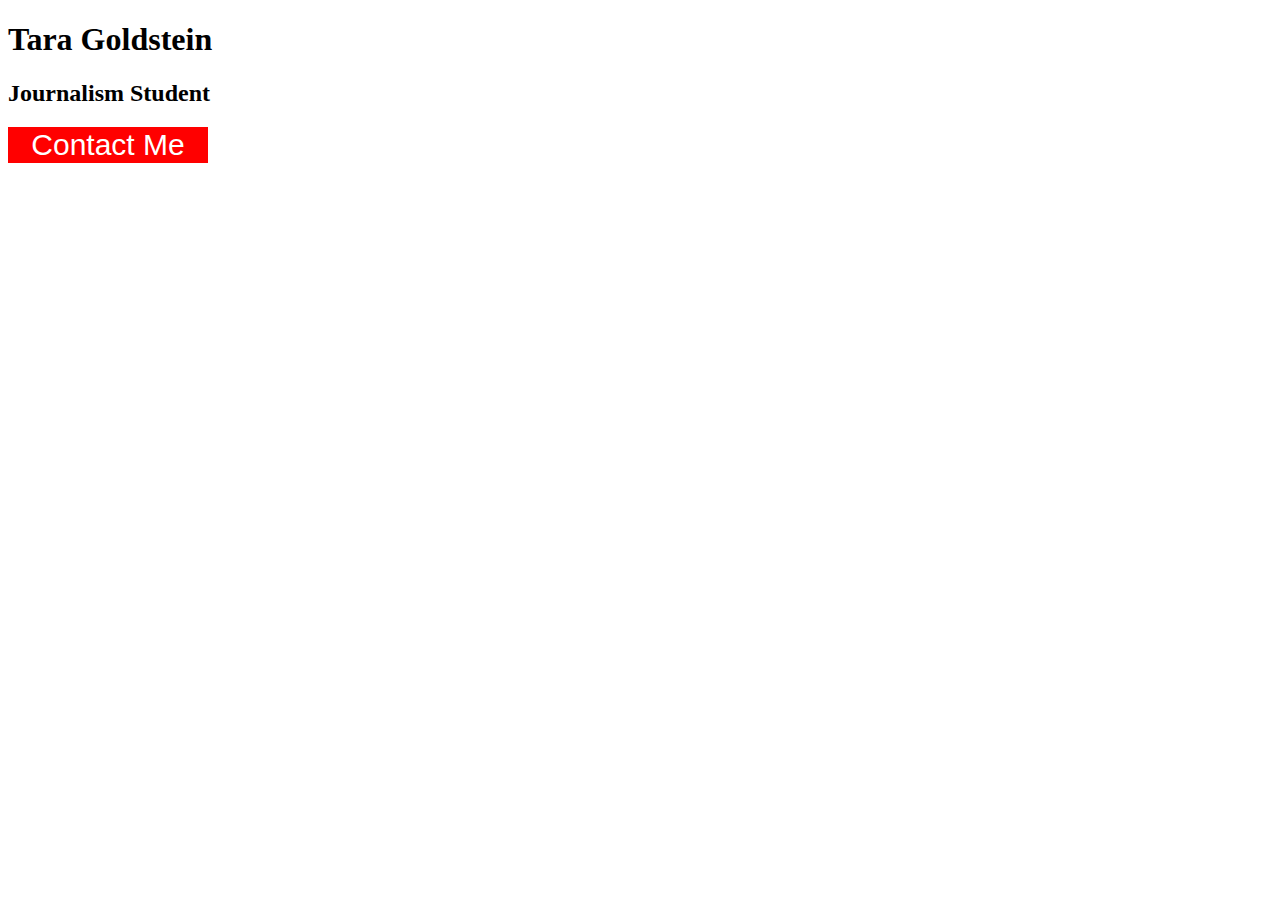
<file: button-assignment/index.html>
<!DOCTYPE html>
<html lang="en">
<head>    
    <title>Tara Goldstein Button</title>
    <link href='style.css' rel="stylesheet">
</head>
    
<h1>
    Tara Goldstein
</h1>

<h2>
    Journalism Student
</h2>
    
<body>
    <button class='red-button'> Contact Me</button>
</body>
    
</html>
</file>
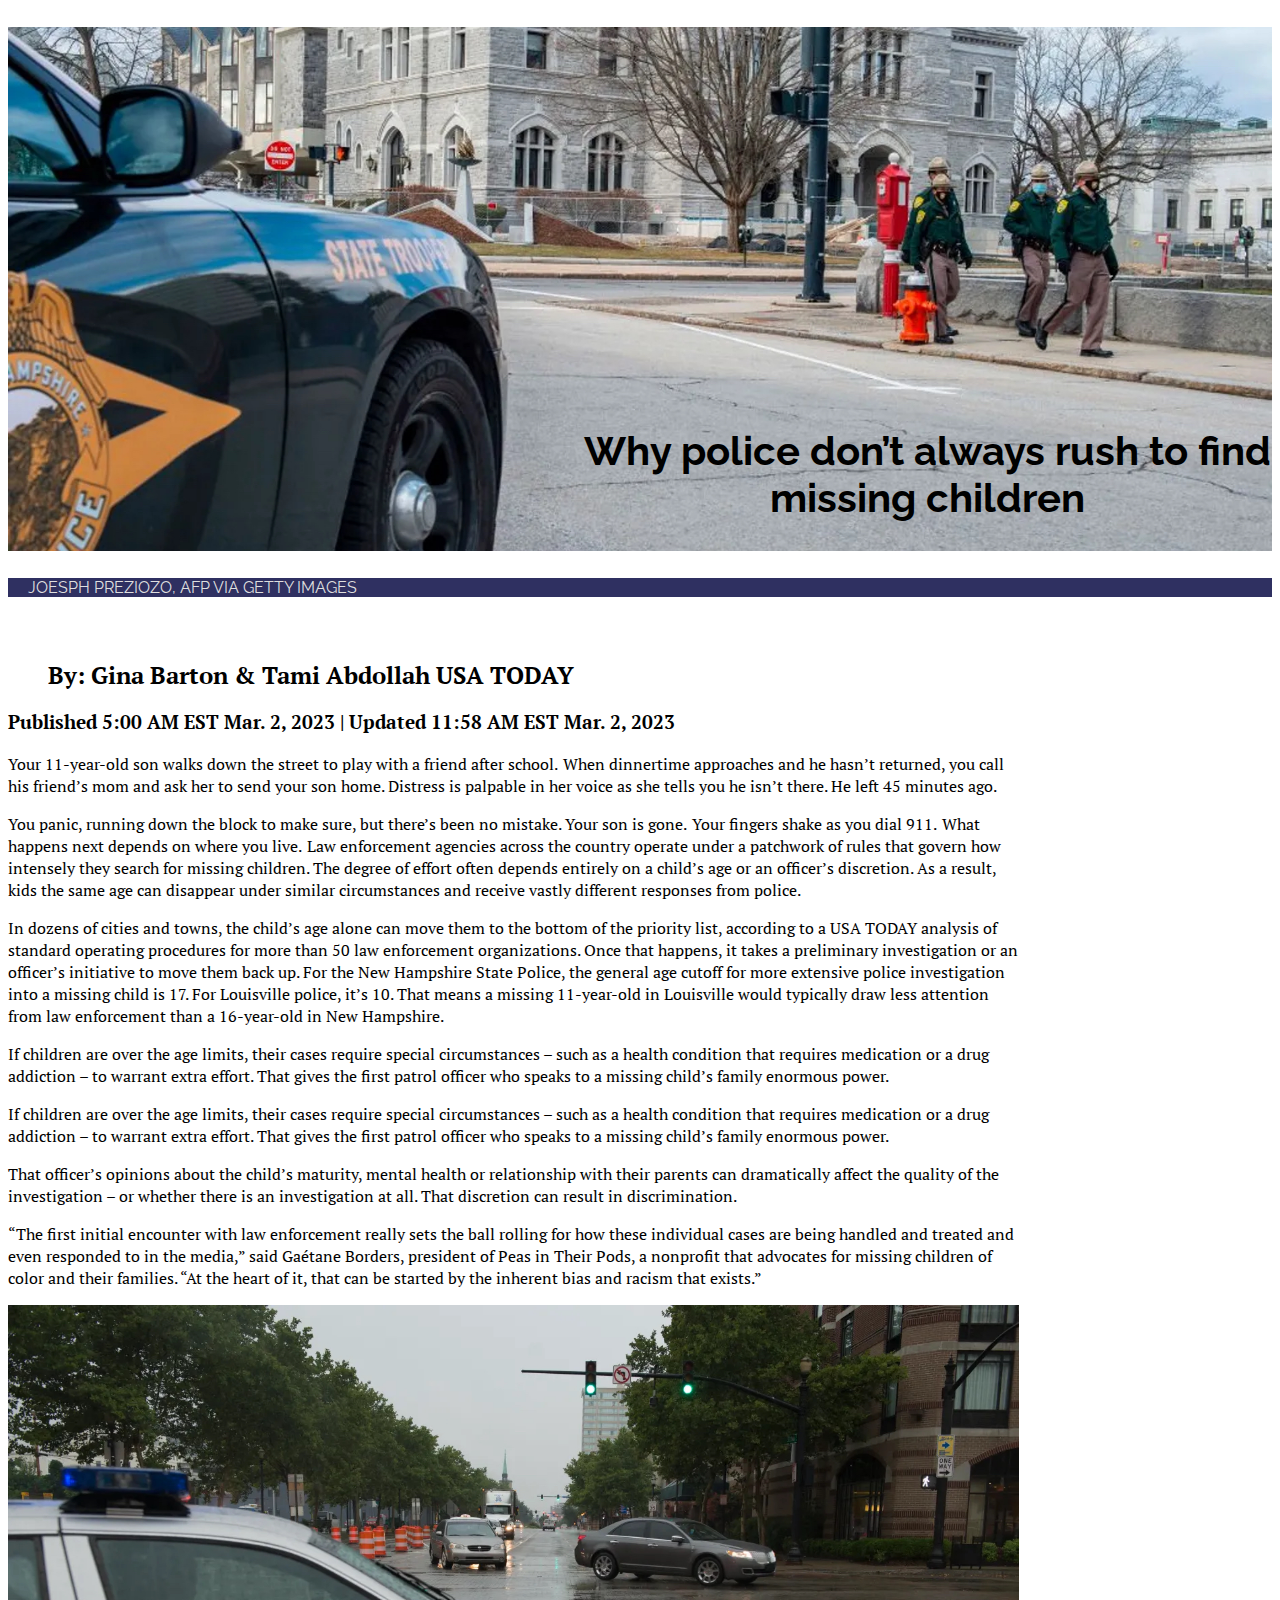
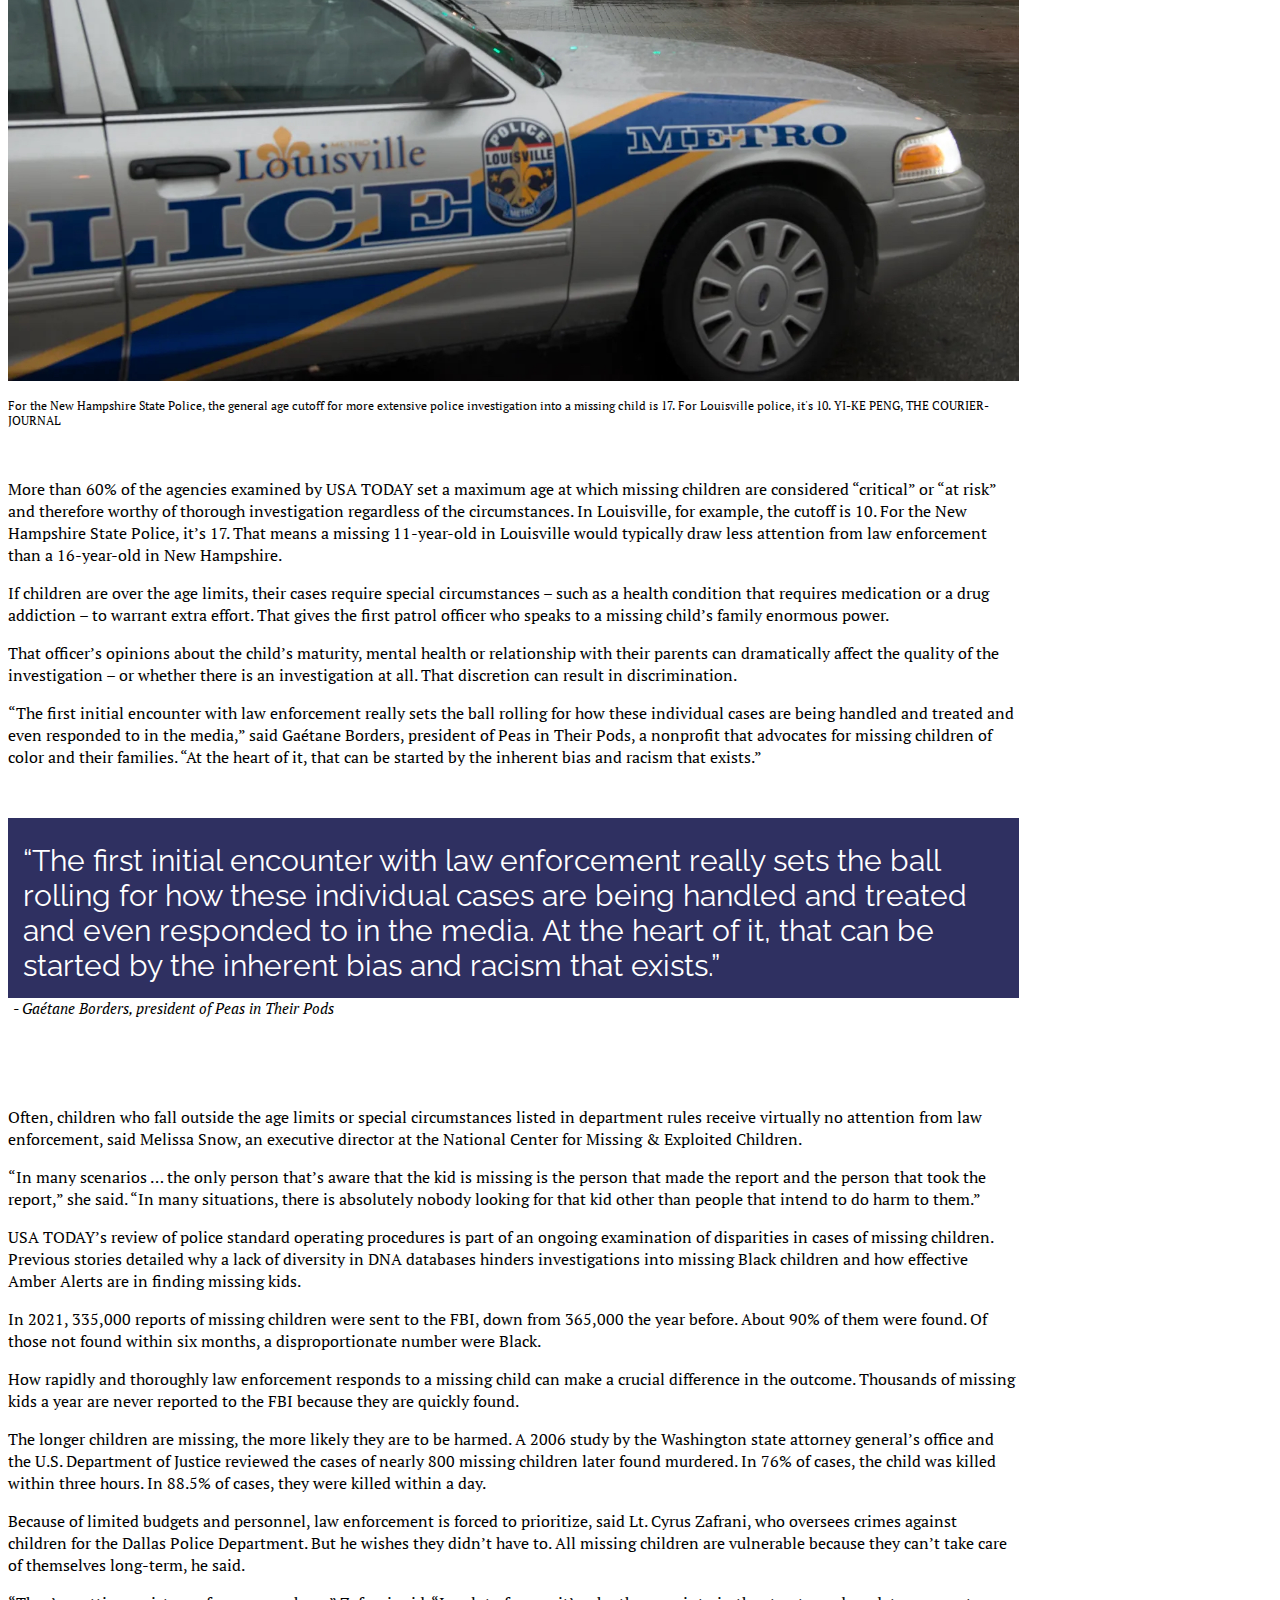
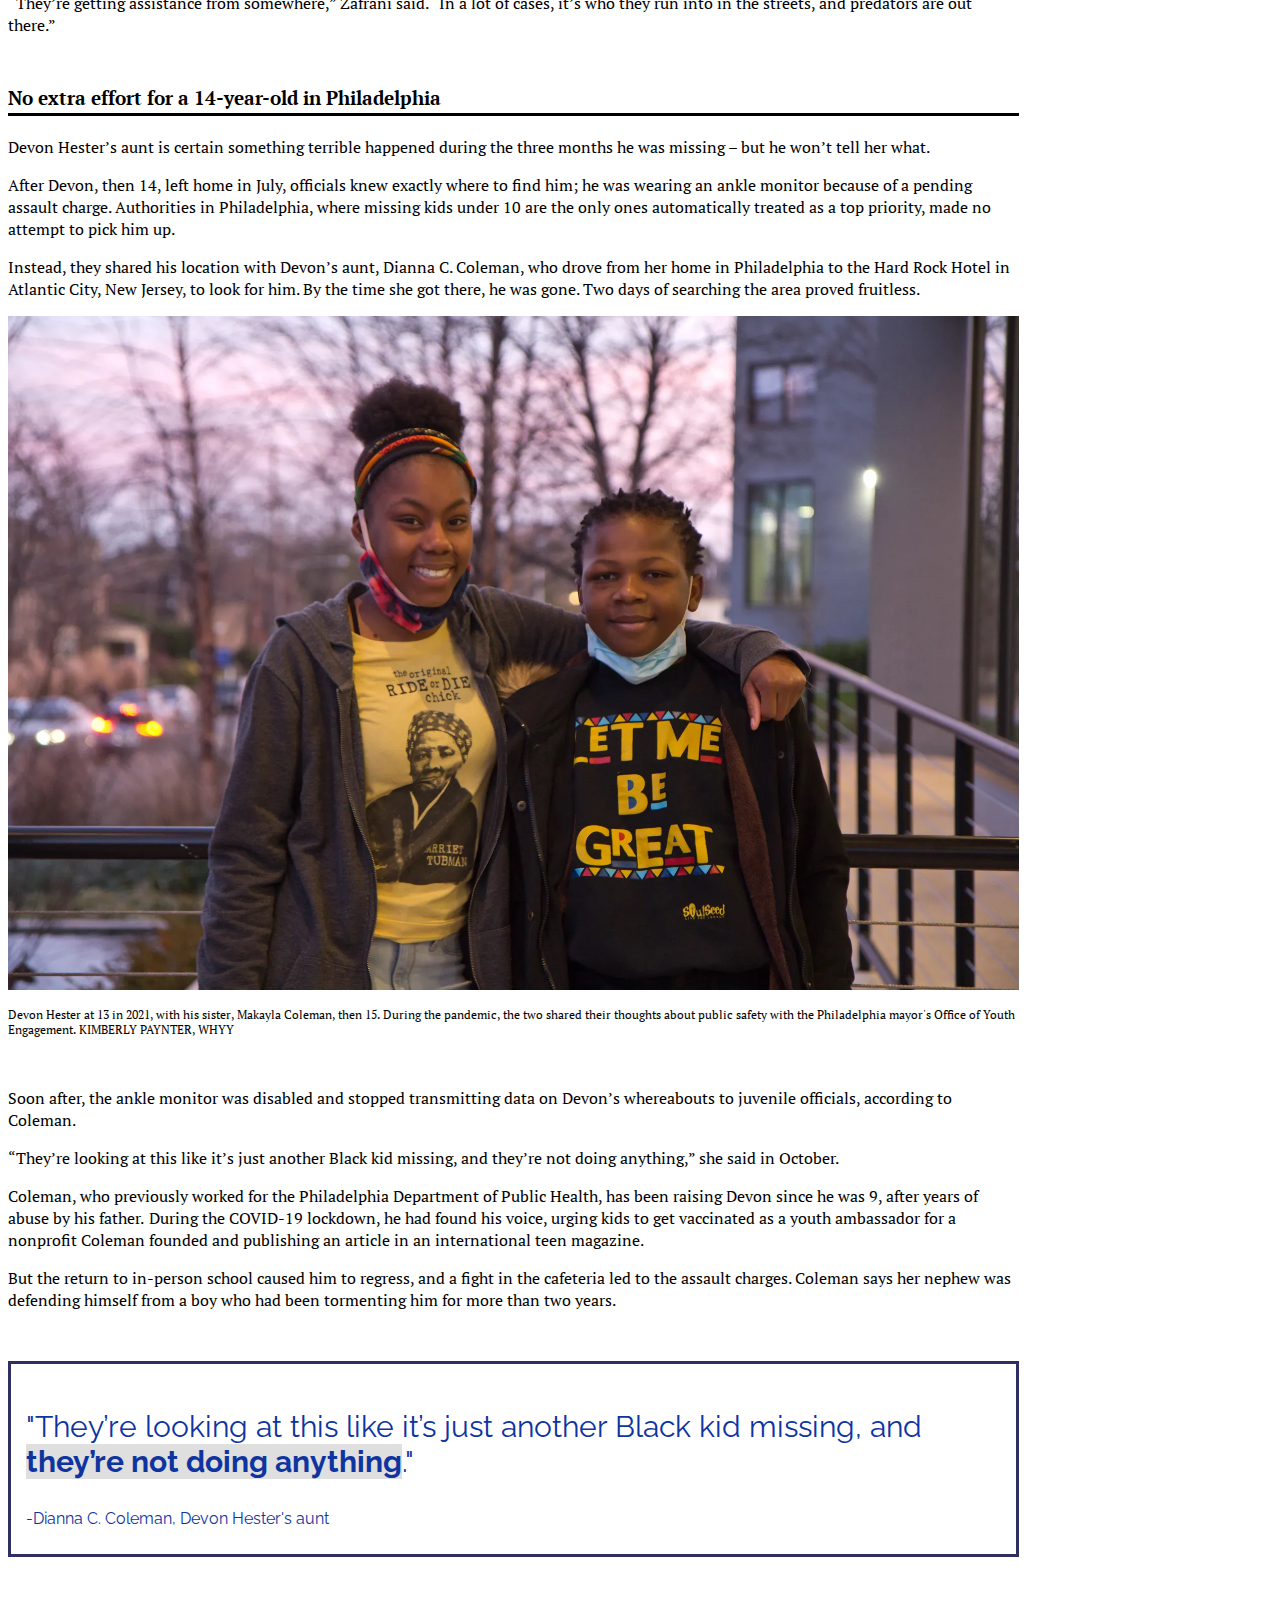
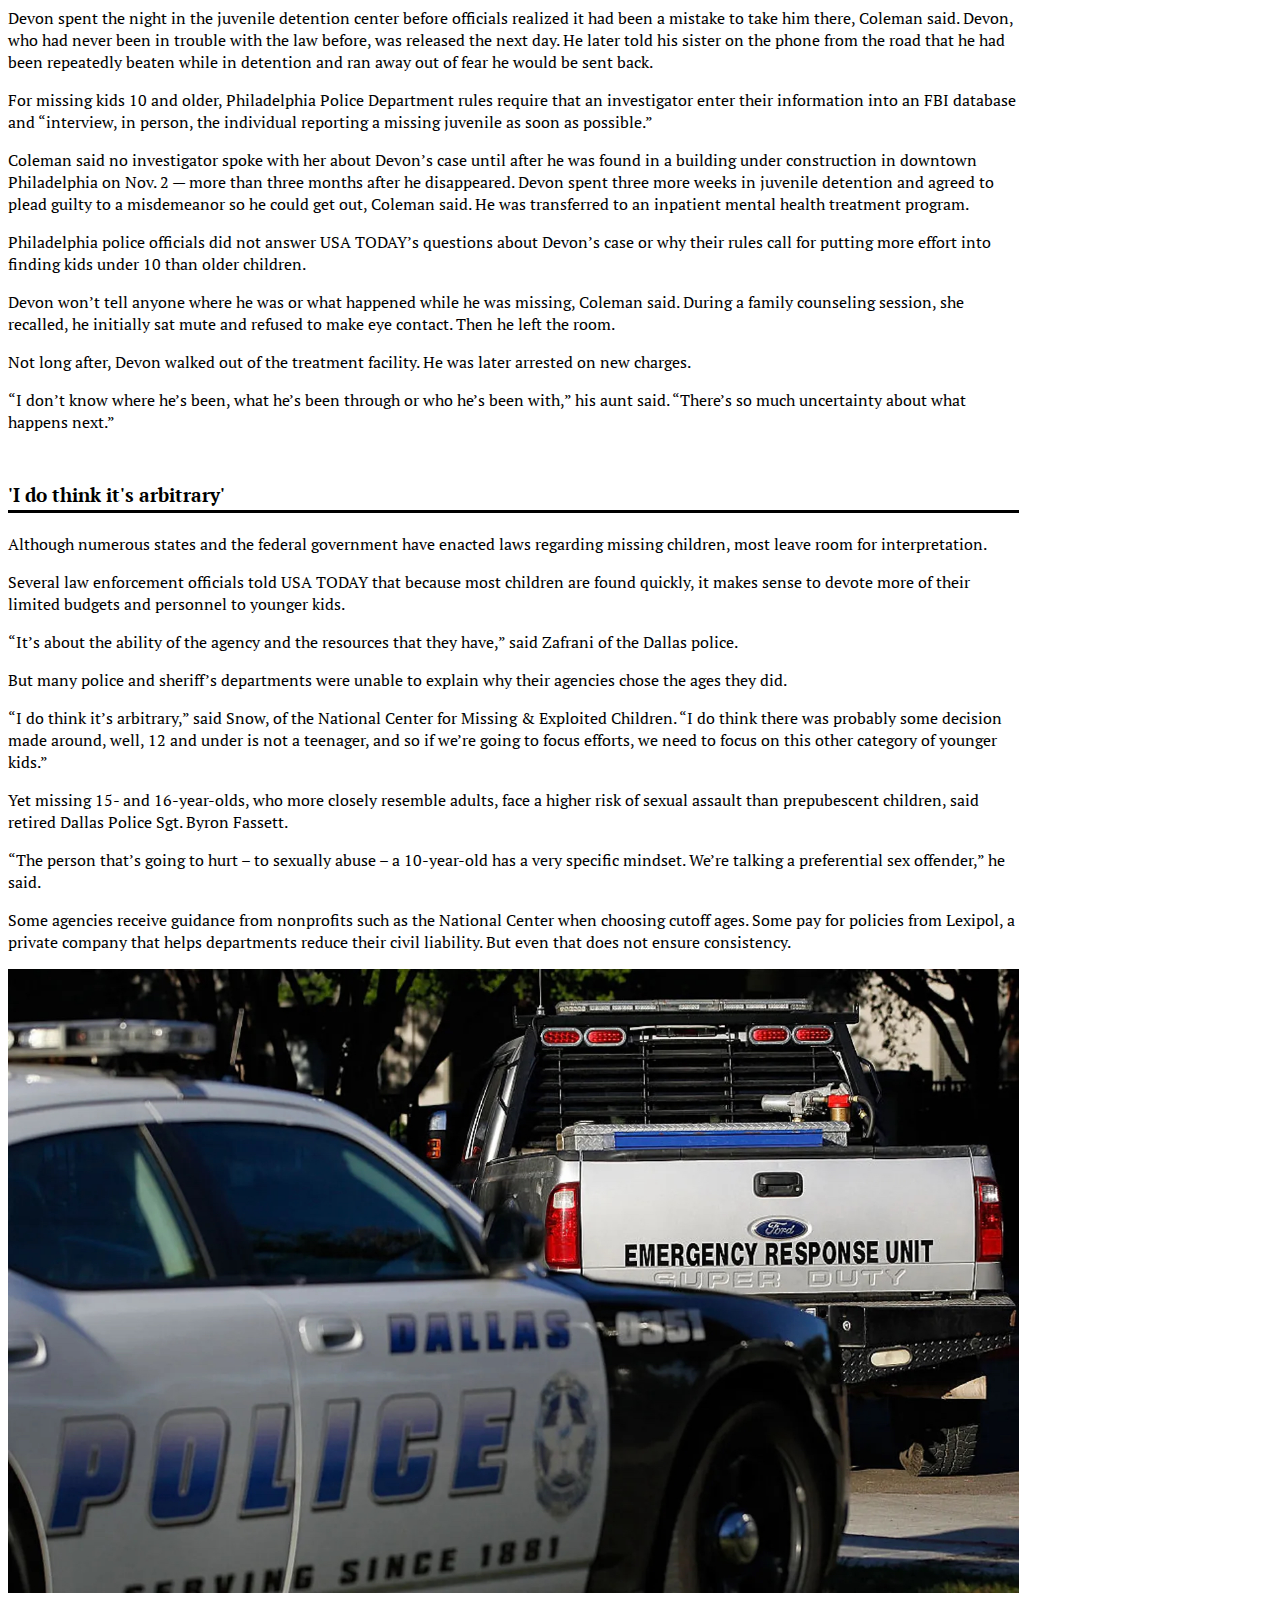
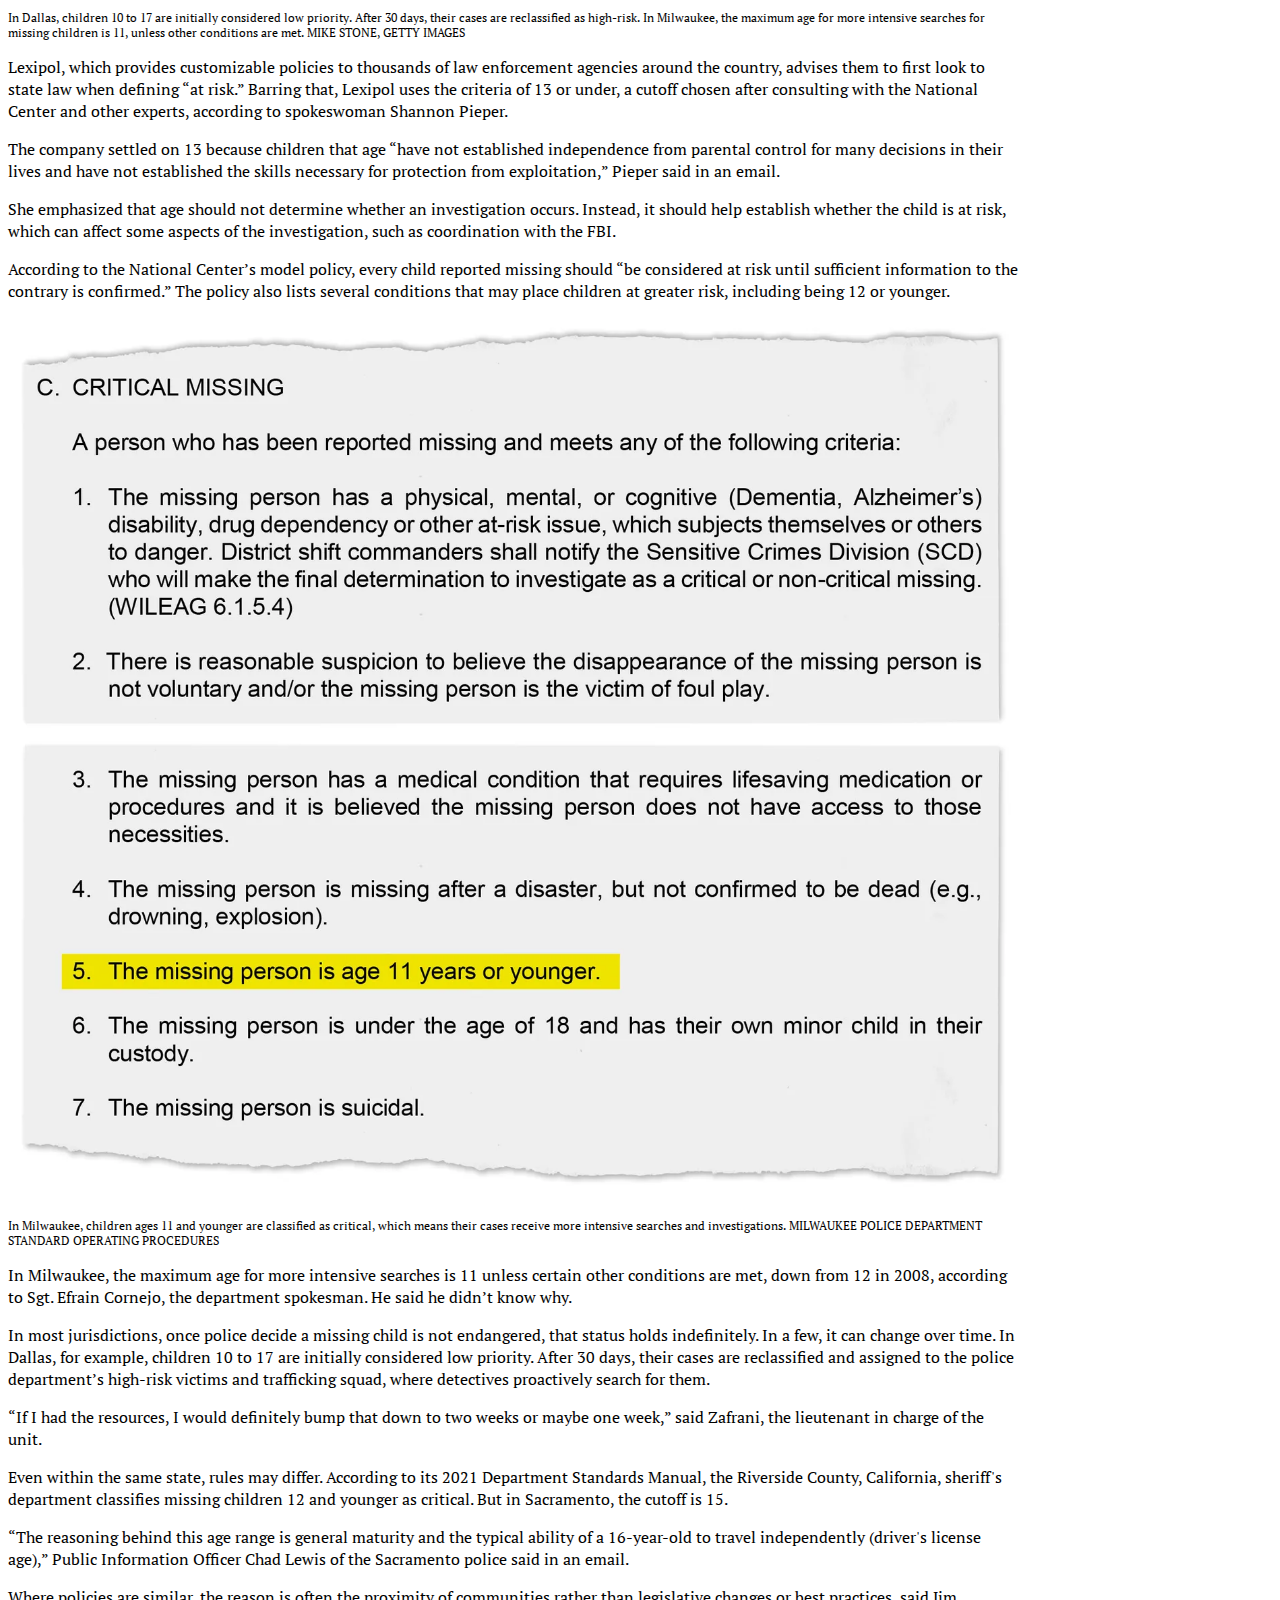
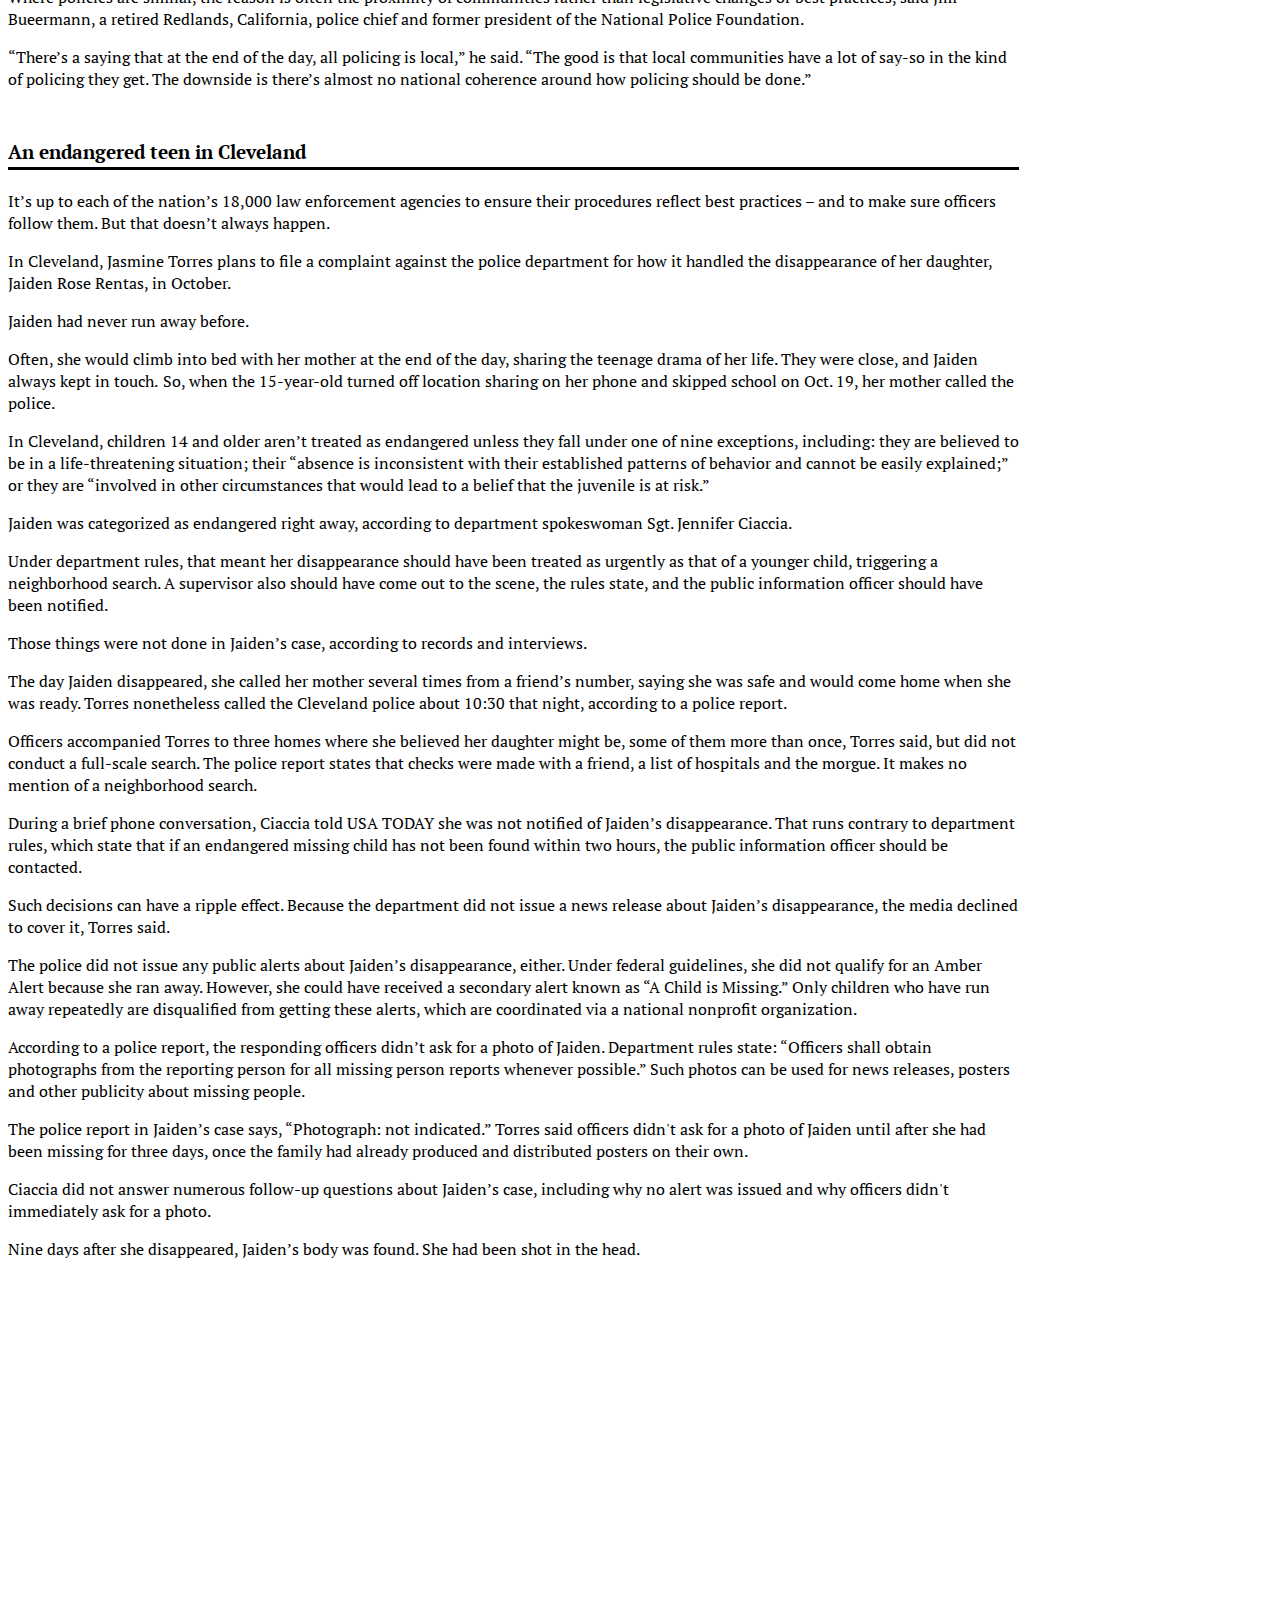
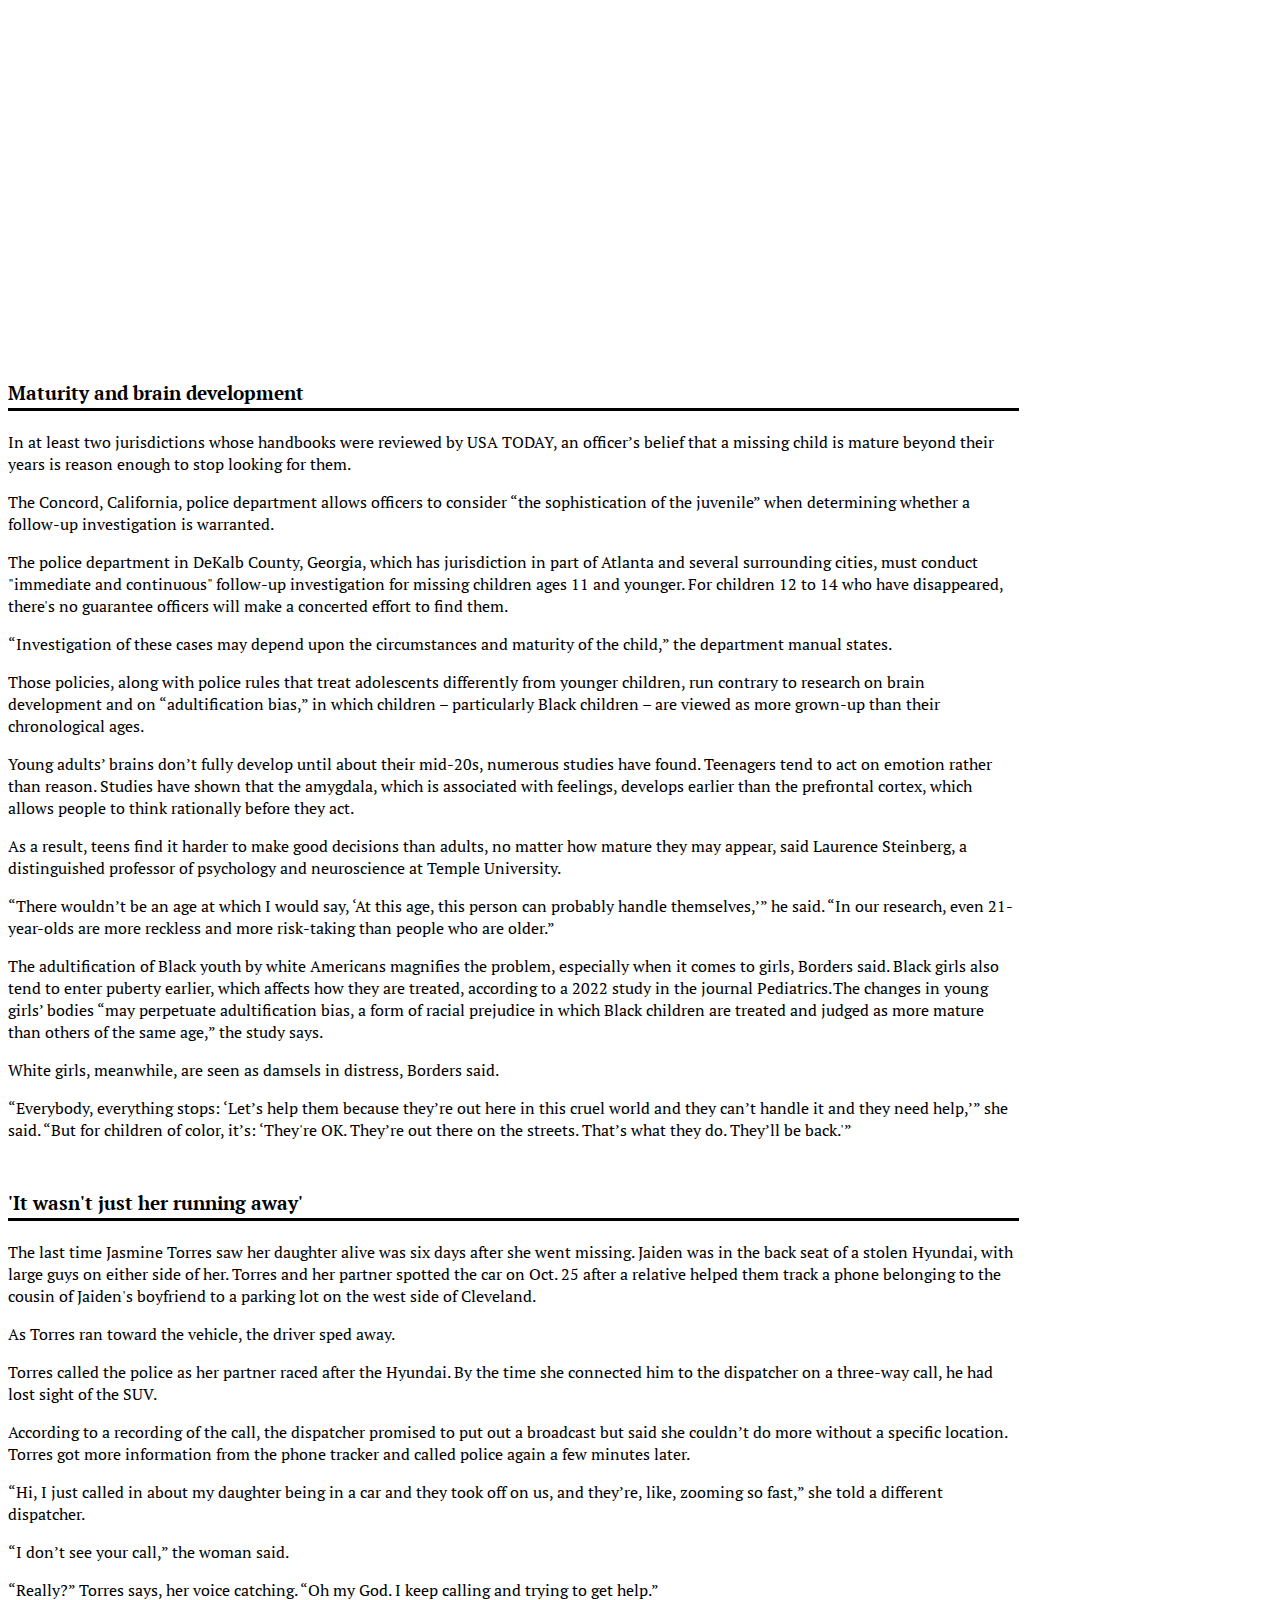
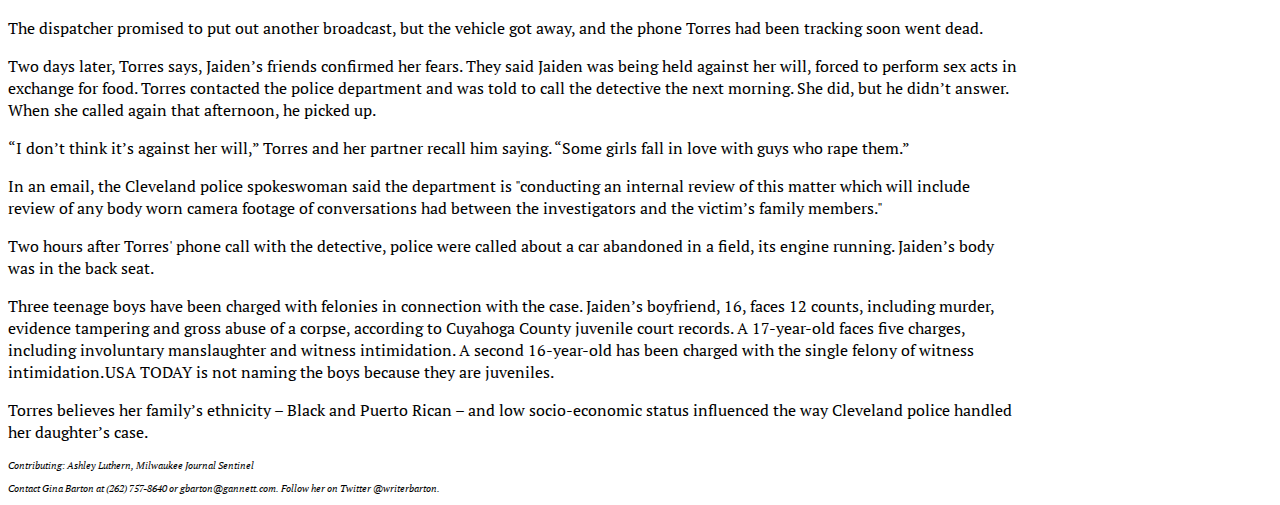
<file: final-project/index.html>
<!DOCTYPE html>
<html lang="en">
    
<head>
<meta charset="utf-8">
<meta name="viewport" content="width=device-width, initial-scale=1, shrink-to-fit=no">
<meta name="description" content= "In dozens of cities and towns, a missing child’s age alone can move them to the bottom of the priority list for police.">
    <title> Tara Goldstein Final Project</title>
    
<!-- Bootstrap CSS and JavaScript -->
<link href="https://cdn.jsdelivr.net/npm/bootstrap@5.0.1/dist/css/bootstrap.min.css" rel="stylesheet" integrity="sha384-+0n0xVW2eSR5OomGNYDnhzAbDsOXxcvSN1TPprVMTNDbiYZCxYbOOl7+AMvyTG2x" crossorigin="anonymous">
<script src="https://cdn.jsdelivr.net/npm/bootstrap@5.0.1/dist/js/bootstrap.bundle.min.js" integrity="sha384-gtEjrD/SeCtmISkJkNUaaKMoLD0//ElJ19smozuHV6z3Iehds+3Ulb9Bn9Plx0x4" crossorigin="anonymous"></script>
<link rel="stylesheet" href="https://cdn.jsdelivr.net/npm/bootstrap-icons@1.5.0/font/bootstrap-icons.css">

<link rel="preconnect" href="https://fonts.googleapis.com">
<link rel="preconnect" href="https://fonts.gstatic.com" crossorigin>
<link href="https://fonts.googleapis.com/css2?family=PT+Serif&family=Raleway:wght@500&display" rel="stylesheet">


<link href="style.css" rel="stylesheet">

</head>
    
<body>
    
    <div class="container-fluid topper">
        <div class="row">
            <div class="col-sm-12">
                <h1>Why police don’t always rush to find missing children </h1> 
            </div>
        </div>
    </div>
    
     <div class="row" id="credit">
        <div class="col" >
            JOESPH PREZIOZO, AFP VIA GETTY IMAGES
         </div>
         </div>
            
    <div class="container body"> 
        <div class="row">
            <div class="col"> 
            <br>
    <h2> By: Gina Barton & Tami Abdollah USA TODAY </h2>
    <h3> Published 5:00 AM EST Mar. 2, 2023 | Updated 11:58 AM EST Mar. 2, 2023 </h3>
        <p>Your 11-year-old son walks down the street to play with a friend after school.   When dinnertime approaches and he hasn’t returned, you call his friend’s mom and ask her to send your son home. Distress is palpable in her voice as she tells you he isn’t there. He left 45 minutes ago.</p>

            <p>You panic, running down the block to make sure, but there’s been no mistake. Your son is gone.   Your fingers shake as you dial 911.   What happens next depends on where you live.   Law enforcement agencies across the country operate under a patchwork of rules that govern how intensely they search for missing children. The degree of effort often depends entirely on a child’s age or an officer’s discretion. As a result, kids the same age can disappear under similar circumstances and receive vastly different responses from police.</p>
            
            <p>In dozens of cities and towns, the child’s age alone can move them to the bottom of the priority list, according to a USA TODAY analysis of standard operating procedures for more than 50 law enforcement organizations. Once that happens, it takes a preliminary investigation or an officer’s initiative to move them back up. For the New Hampshire State Police, the general age cutoff for more extensive police investigation into a missing child is 17. For Louisville police, it’s 10. That means a missing 11-year-old in Louisville would typically draw less attention from law enforcement than a 16-year-old in New Hampshire.</p>

            <p>If children are over the age limits, their cases require special circumstances – such as a health condition that requires medication or a drug addiction – to warrant extra effort. That gives the first patrol officer who speaks to a missing child’s family enormous power.</p>

            <p>If children are over the age limits, their cases require special circumstances – such as a health condition that requires medication or a drug addiction – to warrant extra effort. That gives the first patrol officer who speaks to a missing child’s family enormous power.</p>  

            <p>That officer’s opinions about the child’s maturity, mental health or relationship with their parents can dramatically affect the quality of the investigation – or whether there is an investigation at all. That discretion can result in discrimination.</p>  

            <p>“The first initial encounter with law enforcement really sets the ball rolling for how these individual cases are being handled and treated and even responded to in the media,” said Gaétane Borders, president of Peas in Their Pods, a nonprofit that advocates for missing children of color and their families.  “At the heart of it, that can be started by the inherent bias and racism that exists.”  </p>
            
         <img src=lousiville-cop.jpg alt="Cop Car">
         <p class= "caption"> For the New Hampshire State Police, the general age cutoff for more extensive police investigation into a missing child is 17. For Louisville police, it's 10. YI-KE PENG, THE COURIER-JOURNAL </p>
        <br>
        <p>More than 60% of the agencies examined by USA TODAY set a maximum age at which missing children are considered “critical” or “at risk” and therefore worthy of thorough investigation regardless of the circumstances. In Louisville, for example, the cutoff is 10. For the New Hampshire State Police, it’s 17. That means a missing 11-year-old in Louisville would typically draw less attention from law enforcement than a 16-year-old in New Hampshire.  </p>
        <p>If children are over the age limits, their cases require special circumstances – such as a health condition that requires medication or a drug addiction – to warrant extra effort. That gives the first patrol officer who speaks to a missing child’s family enormous power.  </p>
        <p>That officer’s opinions about the child’s maturity, mental health or relationship with their parents can dramatically affect the quality of the investigation – or whether there is an investigation at all. That discretion can result in discrimination.  </p>
        <p>“The first initial encounter with law enforcement really sets the ball rolling for how these individual cases are being handled and treated and even responded to in the media,” said Gaétane Borders, president of Peas in Their Pods, a nonprofit that advocates for missing children of color and their families.  “At the heart of it, that can be started by the inherent bias and racism that exists.”  </p>
            
            <div class="pullquote"> 
                <p class="quote">“The first initial encounter with law enforcement really sets the ball rolling for how these individual cases are being handled and treated and even responded to in the media. At the heart of it, that can be started by the inherent bias and racism that exists.”   </p>
                
                <i><p class= "attribution">  - Gaétane Borders, president of Peas in Their Pods </p> </i>
            </div>   
                
            <br> 
            <p>Often, children who fall outside the age limits or special circumstances listed in department rules receive virtually no attention from law enforcement, said Melissa Snow, an executive director at the National Center for Missing & Exploited Children.  </p>
            <p>“In many scenarios … the only person that’s aware that the kid is missing is the person that made the report and the person that took the report,” she said. “In many situations, there is absolutely nobody looking for that kid other than people that intend to do harm to them.” </p>
            <p>USA TODAY’s review of police standard operating procedures is part of an ongoing examination of disparities in cases of missing children. Previous stories detailed why a lack of diversity in DNA databases hinders investigations into missing Black children and how effective Amber Alerts are in finding missing kids.    </p>
            <p>In 2021, 335,000 reports of missing children were sent to the FBI, down from 365,000 the year before. About 90% of them were found. Of those not found within six months, a disproportionate number were Black. </p>
            <p>How rapidly and thoroughly law enforcement responds to a missing child can make a crucial difference in the outcome. Thousands of missing kids a year are never reported to the FBI because they are quickly found.  </p>
            <p>The longer children are missing, the more likely they are to be harmed. A 2006 study by the Washington state attorney general’s office and the U.S. Department of Justice reviewed the cases of nearly 800 missing children later found murdered. In 76% of cases, the child was killed within three hours. In 88.5% of cases, they were killed within a day.    </p>
            <p>Because of limited budgets and personnel, law enforcement is forced to prioritize, said Lt. Cyrus Zafrani, who oversees crimes against children for the Dallas Police Department. But he wishes they didn’t have to. All missing children are vulnerable because they can’t take care of themselves long-term, he said. </p>
            <p>“They’re getting assistance from somewhere,” Zafrani said. “In a lot of cases, it’s who they run into in the streets, and predators are out there.”    </p>
            
                
            <h3 class="subhead"> No extra effort for a 14-year-old in Philadelphia  </h3>
            <p>Devon Hester’s aunt is certain something terrible happened during the three months he was missing – but he won’t tell her what.   </p>
            <p>After Devon, then 14, left home in July, officials knew exactly where to find him; he was wearing an ankle monitor because of a pending assault charge. Authorities in Philadelphia, where missing kids under 10 are the only ones automatically treated as a top priority, made no attempt to pick him up. </p>
            <p>Instead, they shared his location with Devon’s aunt, Dianna C. Coleman, who drove from her home in Philadelphia to the Hard Rock Hotel in Atlantic City, New Jersey, to look for him. By the time she got there, he was gone. Two days of searching the area proved fruitless.  </p>
        <img src=missing.jpg alt="hestergirls">
          <p class= "caption"> Devon Hester at 13 in 2021, with his sister, Makayla Coleman, then 15. During the pandemic, the two shared their thoughts about public safety with the Philadelphia mayor's Office of Youth Engagement.  KIMBERLY PAYNTER, WHYY
         </p>
         <br>
         <p>Soon after, the ankle monitor was disabled and stopped transmitting data on Devon’s whereabouts to juvenile officials, according to Coleman.</p>
         <p>“They’re looking at this like it’s just another Black kid missing, and they’re not doing anything,” she said in October.   </p>
         <p>Coleman, who previously worked for the Philadelphia Department of Public Health, has been raising Devon since he was 9, after years of abuse by his father.  During the COVID-19 lockdown, he had found his voice, urging kids to get vaccinated as a youth ambassador for a nonprofit Coleman founded and publishing an article in an international teen magazine.</p>
         <p>But the return to in-person school caused him to regress, and a fight in the cafeteria led to the assault charges. Coleman says her nephew was defending himself from a boy who had been tormenting him for more than two years.  </p>

                <div class="pullquote2">
                <p class="quote2">"They’re looking at this like it’s just another Black kid missing, and <span id="highlight"> they’re not doing anything</span>." </p>
                    <p class= "attibution"> -Dianna C. Coleman, Devon Hester's aunt </p>
                </div>
                
        <p>Devon spent the night in the juvenile detention center before officials realized it had been a mistake to take him there, Coleman said. Devon, who had never been in trouble with the law before, was released the next day. He later told his sister on the phone from the road that he had been repeatedly beaten while in detention and ran away out of fear he would be sent back. </p>
        <p>For missing kids 10 and older, Philadelphia Police Department rules require that an investigator enter their information into an FBI database and “interview, in person, the individual reporting a missing juvenile as soon as possible.”    </p>
        <p>Coleman said no investigator spoke with her about Devon’s case until after he was found in a building under construction in downtown Philadelphia on Nov. 2 — more than three months after he disappeared. Devon spent three more weeks in juvenile detention and agreed to plead guilty to a misdemeanor so he could get out, Coleman said. He was transferred to an inpatient mental health treatment program.   </p>
        <p>Philadelphia police officials did not answer USA TODAY’s questions about Devon’s case or why their rules call for putting more effort into finding kids under 10 than older children.</p>
        <p>Devon won’t tell anyone where he was or what happened while he was missing, Coleman said. During a family counseling session, she recalled, he initially sat mute and refused to make eye contact. Then he left the room.    </p>
        <p>Not long after, Devon walked out of the treatment facility. He was later arrested on new charges.  </p>
        <p>“I don’t know where he’s been, what he’s been through or who he’s been with,” his aunt said. “There’s so much uncertainty about what happens next.”    </p>
            <h3 class="subhead">'I do think it's arbitrary' </h3>
            <p> Although numerous states and the federal government have enacted laws regarding missing children, most leave room for interpretation.  </p> 
            <p>Several law enforcement officials told USA TODAY that because most children are found quickly, it makes sense to devote more of their limited budgets and personnel to younger kids. </p>
            <p> “It’s about the ability of the agency and the resources that they have,” said Zafrani of the Dallas police.  </p>
            <p>But many police and sheriff’s departments were unable to explain why their agencies chose the ages they did.    </p>
            <p>“I do think it’s arbitrary,” said Snow, of the National Center for Missing & Exploited Children. “I do think there was probably some decision made around, well, 12 and under is not a teenager, and so if we’re going to focus efforts, we need to focus on this other category of younger kids.”  </p>
            <p>Yet missing 15- and 16-year-olds, who more closely resemble adults, face a higher risk of sexual assault than prepubescent children, said retired Dallas Police Sgt. Byron Fassett.  </p>
            <p>“The person that’s going to hurt – to sexually abuse – a 10-year-old has a very specific mindset. We’re talking a preferential sex offender,” he said.    </p>
            <p>Some agencies receive guidance from nonprofits such as the National Center when choosing cutoff ages. Some pay for policies from Lexipol, a private company that helps departments reduce their civil liability. But even that does not ensure consistency.    </p>
            <img src=cop-cars.jpg alt="copcar">
            <p class="caption">In Dallas, children 10 to 17 are initially considered low priority. After 30 days, their cases are reclassified as high-risk. In Milwaukee, the maximum age for more intensive searches for missing children is 11, unless other conditions are met. MIKE STONE, GETTY IMAGES </p>
            <p>Lexipol, which provides customizable policies to thousands of law enforcement agencies around the country, advises them to first look to state law when defining “at risk.” Barring that, Lexipol uses the criteria of 13 or under, a cutoff chosen after consulting with the National Center and other experts, according to spokeswoman Shannon Pieper.    </p>
            <p>The company settled on 13 because children that age “have not established independence from parental control for many decisions in their lives and have not established the skills necessary for protection from exploitation,” Pieper said in an email.    </p>
            <p>She emphasized that age should not determine whether an investigation occurs. Instead, it should help establish whether the child is at risk, which can affect some aspects of the investigation, such as coordination with the FBI.    </p>
            <P>According to the National Center’s model policy, every child reported missing should “be considered at risk until sufficient information to the contrary is confirmed.” The policy also lists several conditions that may place children at greater risk, including being 12 or younger.    </P>
            <img src=criticalmissing.webp alt="crtiicalmissingrules">
            <p class= "caption">In Milwaukee, children ages 11 and younger are classified as critical, which means their cases receive more intensive searches and investigations. MILWAUKEE POLICE DEPARTMENT STANDARD OPERATING PROCEDURES</p>
            <p>In Milwaukee, the maximum age for more intensive searches is 11 unless certain other conditions are met, down from 12 in 2008, according to Sgt. Efrain Cornejo, the department spokesman. He said he didn’t know why.    </p>
            <p>In most jurisdictions, once police decide a missing child is not endangered, that status holds indefinitely. In a few, it can change over time. In Dallas, for example, children 10 to 17 are initially considered low priority. After 30 days, their cases are reclassified and assigned to the police department’s high-risk victims and trafficking squad, where detectives proactively search for them. </p>
            <p>“If I had the resources, I would definitely bump that down to two weeks or maybe one week,” said Zafrani, the lieutenant in charge of the unit.    </p>
            <p>Even within the same state, rules may differ. According to its 2021 Department Standards Manual, the Riverside County, California, sheriff's department classifies missing children 12 and younger as critical. But in Sacramento, the cutoff is 15.</p>
            <p>“The reasoning behind this age range is general maturity and the typical ability of a 16-year-old to travel independently (driver's license age),” Public Information Officer Chad Lewis of the Sacramento police said in an email.</p>
            <p>Where policies are similar, the reason is often the proximity of communities rather than legislative changes or best practices, said Jim Bueermann, a retired Redlands, California, police chief and former president of the National Police Foundation.    </p>
            <p>“There’s a saying that at the end of the day, all policing is local,” he said. “The good is that local communities have a lot of say-so in the kind of policing they get. The downside is there’s almost no national coherence around how policing should be done.”   </p>
            <h3 class="subhead">An endangered teen in Cleveland  </h3>
            <p>It’s up to each of the nation’s 18,000 law enforcement agencies to ensure their procedures reflect best practices – and to make sure officers follow them. But that doesn’t always happen. </p>
            <p>In Cleveland, Jasmine Torres plans to file a complaint against the police department for how it handled the disappearance of her daughter, Jaiden Rose Rentas, in October. </p>
            <p>Jaiden had never run away before. </p>
            <p>Often, she would climb into bed with her mother at the end of the day, sharing the teenage drama of her life. They were close, and Jaiden always kept in touch.  So, when the 15-year-old turned off location sharing on her phone and skipped school on Oct. 19, her mother called the police.</p>
            <p>In Cleveland, children 14 and older aren’t treated as endangered unless they fall under one of nine exceptions, including: they are believed to be in a life-threatening situation; their “absence is inconsistent with their established patterns of behavior and cannot be easily explained;” or they are “involved in other circumstances that would lead to a belief that the juvenile is at risk.”  </p>
            <p>Jaiden was categorized as endangered right away, according to department spokeswoman Sgt. Jennifer Ciaccia.  </p>
            <p>Under department rules, that meant her disappearance should have been treated as urgently as that of a younger child, triggering a neighborhood search. A supervisor also should have come out to the scene, the rules state, and the public information officer should have been notified.  </p>
            <p>Those things were not done in Jaiden’s case, according to records and interviews.   </p>
            <p>The day Jaiden disappeared, she called her mother several times from a friend’s number, saying she was safe and would come home when she was ready. Torres nonetheless called the Cleveland police about 10:30 that night, according to a police report.   </p>
            <p>Officers accompanied Torres to three homes where she believed her daughter might be, some of them more than once, Torres said, but did not conduct a full-scale search. The police report states that checks were made with a friend, a list of hospitals and the morgue. It makes no mention of a neighborhood search.  </p>
            <p>During a brief phone conversation, Ciaccia told USA TODAY she was not notified of Jaiden’s disappearance. That runs contrary to department rules, which state that if an endangered missing child has not been found within two hours, the public information officer should be contacted.   </p>
            <p>Such decisions can have a ripple effect. Because the department did not issue a news release about Jaiden’s disappearance, the media declined to cover it, Torres said.  </p>
            <p>The police did not issue any public alerts about Jaiden’s disappearance, either. Under federal guidelines, she did not qualify for an Amber Alert because she ran away. However, she could have received a secondary alert known as “A Child is Missing.” Only children who have run away repeatedly are disqualified from getting these alerts, which are coordinated via a national nonprofit organization.  </p>
            <p>According to a police report, the responding officers didn’t ask for a photo of Jaiden. Department rules state: “Officers shall obtain photographs from the reporting person for all missing person reports whenever possible.” Such photos can be used for news releases, posters and other publicity about missing people. </p>
            <p>The police report in Jaiden’s case says, “Photograph: not indicated.” Torres said officers didn't ask for a photo of Jaiden until after she had been missing for three days, once the family had already produced and distributed posters on their own.</p>
            <p>Ciaccia did not answer numerous follow-up questions about Jaiden’s case, including why no alert was issued and why officers didn't immediately ask for a photo.</p>
            <p>Nine days after she disappeared, Jaiden’s body was found. She had been shot in the head.    </p>
                <iframe src='https://cdn.knightlab.com/libs/timeline3/latest/embed/index.html?source=1-eSvM4ATplZU1wriOoy-q2XHXHst2u7ScorMmj0eoJI&font=Default&lang=en&initial_zoom=2&height=650' width='100%' height='650' webkitallowfullscreen mozallowfullscreen allowfullscreen frameborder='0'></iframe>
            <h3 class="subhead">Maturity and brain development </h3>
            <p>In at least two jurisdictions whose handbooks were reviewed by USA TODAY, an officer’s belief that a missing child is mature beyond their years is reason enough to stop looking for them.  </p>
            <p>The Concord, California, police department allows officers to consider “the sophistication of the juvenile” when determining whether a follow-up investigation is warranted. </p>
            <p>The police department in DeKalb County, Georgia, which has jurisdiction in part of Atlanta and several surrounding cities, must conduct "immediate and continuous" follow-up investigation for missing children ages 11 and younger. For children 12 to 14 who have disappeared, there's no guarantee officers will make a concerted effort to find them.</p>
            <p>“Investigation of these cases may depend upon the circumstances and maturity of the child,” the department manual states.   </p>
            <div class="flourish-embed flourish-chart" data-src="visualisation/13713234"><script src="https://public.flourish.studio/resources/embed.js"></script></div>
            <p>Those policies, along with police rules that treat adolescents differently from younger children, run contrary to research on brain development and on “adultification bias,” in which children – particularly Black children – are viewed as more grown-up than their chronological ages.   </p>
            <p>Young adults’ brains don’t fully develop until about their mid-20s, numerous studies have found. Teenagers tend to act on emotion rather than reason. Studies have shown that the amygdala, which is associated with feelings, develops earlier than the prefrontal cortex, which allows people to think rationally before they act.  </p>
            <p>As a result, teens find it harder to make good decisions than adults, no matter how mature they may appear, said Laurence Steinberg, a distinguished professor of psychology and neuroscience at Temple University.   </p>
            <p>“There wouldn’t be an age at which I would say, ‘At this age, this person can probably handle themselves,’” he said. “In our research, even 21-year-olds are more reckless and more risk-taking than people who are older.”    </p>
            <p>The adultification of Black youth by white Americans magnifies the problem, especially when it comes to girls, Borders said.  
            Black girls also tend to enter puberty earlier, which affects how they are treated, according to a 2022 study in the journal Pediatrics. The changes in young girls’ bodies “may perpetuate adultification bias, a form of racial prejudice in which Black children are treated and judged as more mature than others of the same age,” the study says.     </p>
            <p>White girls, meanwhile, are seen as damsels in distress, Borders said.   </p>
            <p>“Everybody, everything stops: ‘Let’s help them because they’re out here in this cruel world and they can’t handle it and they need help,’” she said. “But for children of color, it’s: ‘They're OK. They’re out there on the streets. That’s what they do. They’ll be back.'”    </p>
            <h3 class="subhead"> 'It wasn't just her running away' </h3>
            <p>The last time Jasmine Torres saw her daughter alive was six days after she went missing. Jaiden was in the back seat of a stolen Hyundai, with large guys on either side of her. Torres and her partner spotted the car on Oct. 25 after a relative helped them track a phone belonging to the cousin of Jaiden's boyfriend to a parking lot on the west side of Cleveland.   </p>
            <p> As Torres ran toward the vehicle, the driver sped away.  </p>
            <p>Torres called the police as her partner raced after the Hyundai. By the time she connected him to the dispatcher on a three-way call, he had lost sight of the SUV.  </p>
            <p>According to a recording of the call, the dispatcher promised to put out a broadcast but said she couldn’t do more without a specific location. Torres got more information from the phone tracker and called police again a few minutes later. </p>
            <p>“Hi, I just called in about my daughter being in a car and they took off on us, and they’re, like, zooming so fast,” she told a different dispatcher.  </p>
            <p>“I don’t see your call,” the woman said.  </p>
            <p>“Really?” Torres says, her voice catching. “Oh my God. I keep calling and trying to get help.”  </p>
            <p>The dispatcher promised to put out another broadcast, but the vehicle got away, and the phone Torres had been tracking soon went dead. </p>
            <p>Two days later, Torres says, Jaiden’s friends confirmed her fears. They said Jaiden was being held against her will, forced to perform sex acts in exchange for food. Torres contacted the police department and was told to call the detective the next morning. She did, but he didn’t answer. When she called again that afternoon, he picked up.   </p>
            <p>“I don’t think it’s against her will,” Torres and her partner recall him saying. “Some girls fall in love with guys who rape them.”</p>
            <p>In an email, the Cleveland police spokeswoman said the department is "conducting an internal review of this matter which will include review of any body worn camera footage of conversations had between the investigators and the victim’s family members."</p>
            <p>Two hours after Torres' phone call with the detective, police were called about a car abandoned in a field, its engine running. Jaiden’s body was in the back seat. </p>
            <p>Three teenage boys have been charged with felonies in connection with the case. Jaiden’s boyfriend, 16, faces 12 counts, including murder, evidence tampering and gross abuse of a corpse, according to Cuyahoga County juvenile court records. A 17-year-old faces five charges, including involuntary manslaughter and witness intimidation. A second 16-year-old has been charged with the single felony of witness intimidation. USA TODAY is not naming the boys because they are juveniles.   </p>
            <p>Torres believes her family’s ethnicity – Black and Puerto Rican – and low socio-economic status influenced the way Cleveland police handled her daughter’s case.   </p>
    
        
                <p class="end"> Contributing: Ashley Luthern, Milwaukee Journal Sentinel </p>
                <p class="end">Contact Gina Barton at (262) 757-8640 or gbarton@gannett.com. Follow her on Twitter @writerbarton. </p> 
                
        </div></div></div>
    
</body>
    
</html>
</file>
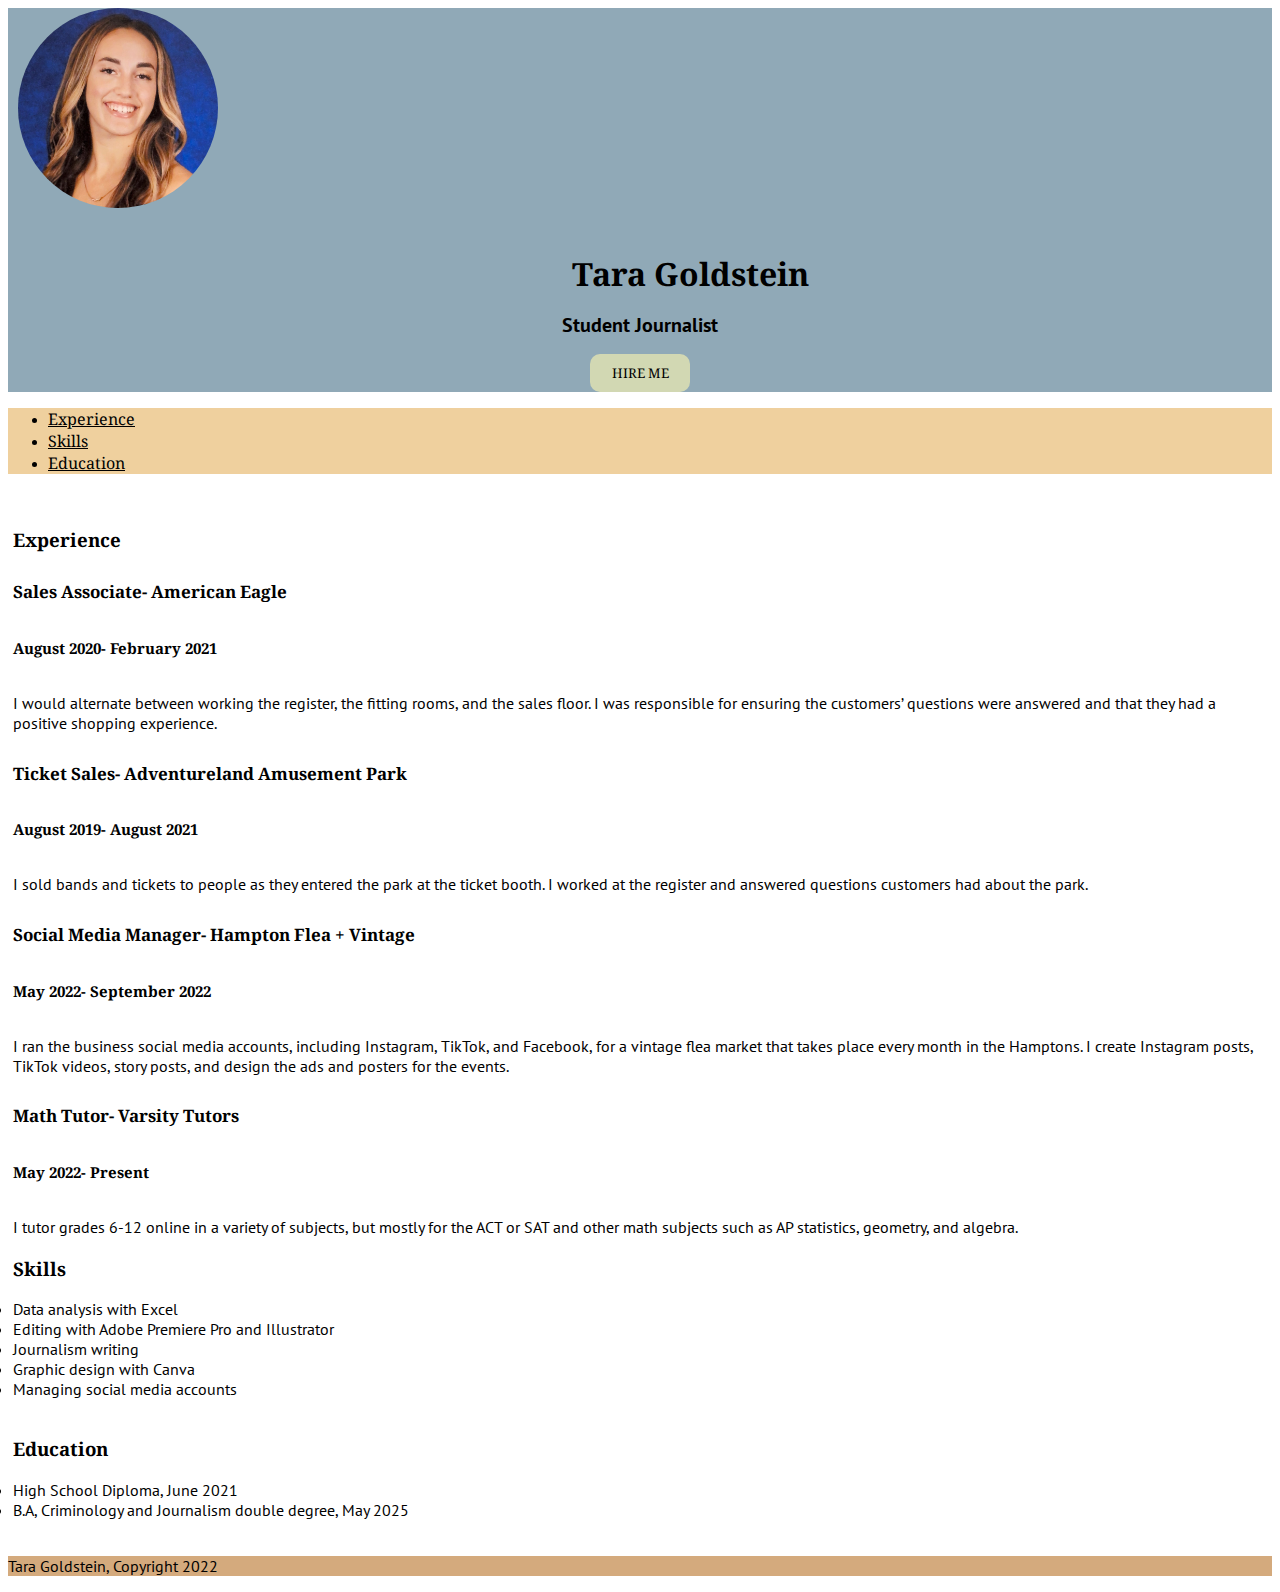
<file: online-portfolio-project/index.html>
<!DOCTYPE html>
<html lang= "en">

    
<head>
    
    <meta charset="utf-8">
    <meta name="viewport" content="width=device-width, initial-scale=1, shrink-to-fit=no">
    
    <!-- Bootstrap CSS and JavaScript -->
    <link href="https://cdn.jsdelivr.net/npm/bootstrap@5.0.1/dist/css/bootstrap.min.css" rel="stylesheet" integrity="sha384-+0n0xVW2eSR5OomGNYDnhzAbDsOXxcvSN1TPprVMTNDbiYZCxYbOOl7+AMvyTG2x" crossorigin="anonymous">
    <script src="https://cdn.jsdelivr.net/npm/bootstrap@5.0.1/dist/js/bootstrap.bundle.min.js" integrity="sha384-gtEjrD/SeCtmISkJkNUaaKMoLD0//ElJ19smozuHV6z3Iehds+3Ulb9Bn9Plx0x4" crossorigin="anonymous"></script>
    <link rel="stylesheet" href="https://cdn.jsdelivr.net/npm/bootstrap-icons@1.5.0/font/bootstrap-icons.css">
    
   <link href="style.css" rel="stylesheet">
    
    <link rel="preconnect" href="https://fonts.googleapis.com">
    <link rel="preconnect" href="https://fonts.gstatic.com" crossorigin>
    <link href="https://fonts.googleapis.com/css2?family=Noto+Serif&display=swap" rel="stylesheet">
    
    <link rel="preconnect" href="https://fonts.googleapis.com">
    <link rel="preconnect" href="https://fonts.gstatic.com" crossorigin>
    <link href="https://fonts.googleapis.com/css2?family=PT+Sans&display=swap" rel="stylesheet">

</head>

    
<body>
    <div class="container-fluid">
        <div class="row" id="topper">
        <div class="col-sm-5">  
    <img src="1658722020128.jpg" alt="Tara Goldstein" width="200" height="200">
                </div>
            
         
        <div class="col-sm-7" id="title">
            <h1> 
            Tara Goldstein 
            </h1>
            <h2>
            Student Journalist 
            </h2>
           <button onclick="window.location.href='mailto:tarag219@terpmail.umd.edu';">
      HIRE ME 
            </button>  
        </div> 
        </div>
        
        <div class="row" id="navigation">
        <div class="col" >
         <!-- Horizontal Nav Start -->
    <ul class="nav">
  <li class="nav-item">
    <a class="nav-link" href="#experience">Experience</a>
  </li>
  <li class="nav-item">
      <a class="nav-link" href="#skills">Skills</a>
  </li>
  <li class="nav-item">
    <a class="nav-link" href="#education">Education</a>
  </li>
        </ul>
<!-- Horizontal Nav End --> 
            </div></div>
        
  <div class="row section">
<div class="col">
    <br>
    <a name="experience"></a>
    <h3>Experience</h3>
    <h5>Sales Associate- American Eagle </h5>
      <h6>August 2020- February 2021 </h6>
        <p>I would alternate between working the register, the fitting rooms, and the sales floor. I was responsible for ensuring the customers’ questions were answered and that they had a positive shopping experience.</p>


        <h5>Ticket Sales- Adventureland Amusement Park</h5>
        <h6>August 2019- August 2021 </h6>
            <p>I sold bands and tickets to people as they entered the park at the ticket booth. I worked at the register and answered questions customers had about the park.</p>
        
      <h5>Social Media Manager- Hampton Flea + Vintage </h5>
      <h6>May 2022- September 2022</h6>
            <p>I ran  the business social media accounts, including Instagram, TikTok, and Facebook, for a vintage flea market that takes place every month in the Hamptons. I create Instagram posts, TikTok videos, story posts, and design the ads and posters for the events. </p>
      
      <h5>Math Tutor- Varsity Tutors </h5>
      <h6> May 2022- Present </h6>
        <p>I tutor grades 6-12 online in a variety of subjects, but mostly for the ACT or SAT and other math subjects such as AP statistics, geometry, and algebra. </p>
      </div> </div>
        
        <div class="row section"> 
        <div class="col">
        <a name="skills"> </a>
          <h3>Skills</h3>
             <u1>
        <li>Data analysis with Excel</li>
        <li>Editing with Adobe Premiere Pro and Illustrator </li>
        <li>Journalism writing</li>
        <li>Graphic design with Canva</li>
        <li>Managing social media accounts</li>      
      </u1> 
            </div> </div>
        
        <div class="row section">
        <div class="col">
            <br>
            <a name="education"> </a>
          <h3>Education</h3>
             <u1>
          <li>High School Diploma, June 2021 </li>
          <li>B.A, Criminology and Journalism double degree, May 2025 </li>
            </u1>
            <br>
            </div> </div> </div>
        
        <div class="container-fluid" id="bottom">
            <div class="row">
                <div class="col">
                    <p>Tara Goldstein, Copyright 2022</p>
                </div> </div>
            </div>

    
</body>


</html>
</file>
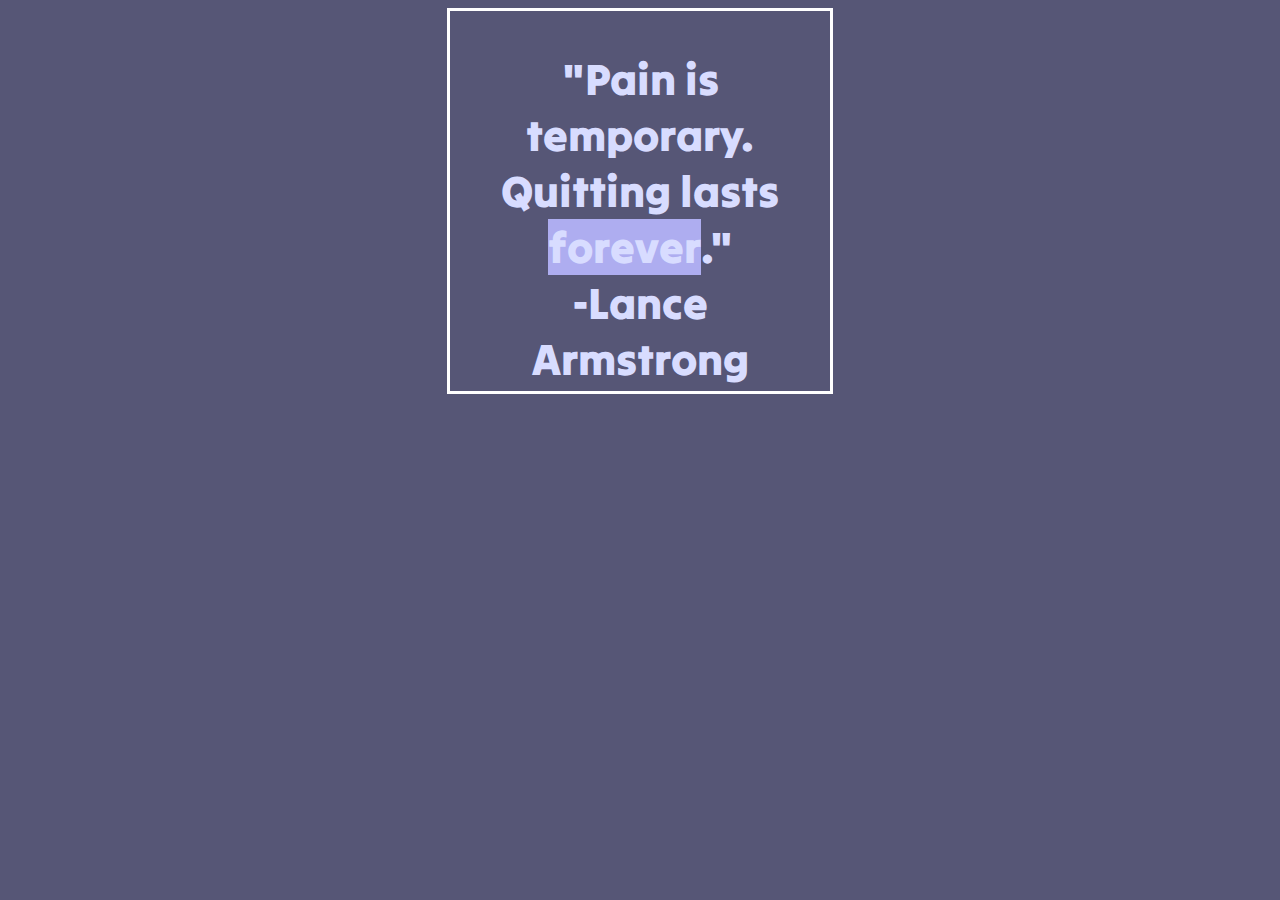
<file: quote-assignment /index.html>
<!DOCTYPE html>
<html lang="en">
<head>
   <link href="style.css" rel = "stylesheet">
    
   <link rel="preconnect" href="https://fonts.googleapis.com">
   <link rel="preconnect" href="https://fonts.gstatic.com" crossorigin>
    <link rel="preconnect" href="https://fonts.googleapis.com">
    <link rel="preconnect" href="https://fonts.gstatic.com" crossorigin>
    <link rel="preconnect" href="https://fonts.googleapis.com">
    <link href="https://fonts.googleapis.com/css2?family=Tilt+Warp&display=swap" rel="stylesheet">

   <title>Tara Goldstein Quote</title>
</head>
    
<body>

   <div>
    "Pain is temporary. Quitting lasts <span id="highlight">forever</span>."
    <br>
    -Lance Armstrong
   </div>
    
</body>
    
</html>
</file>
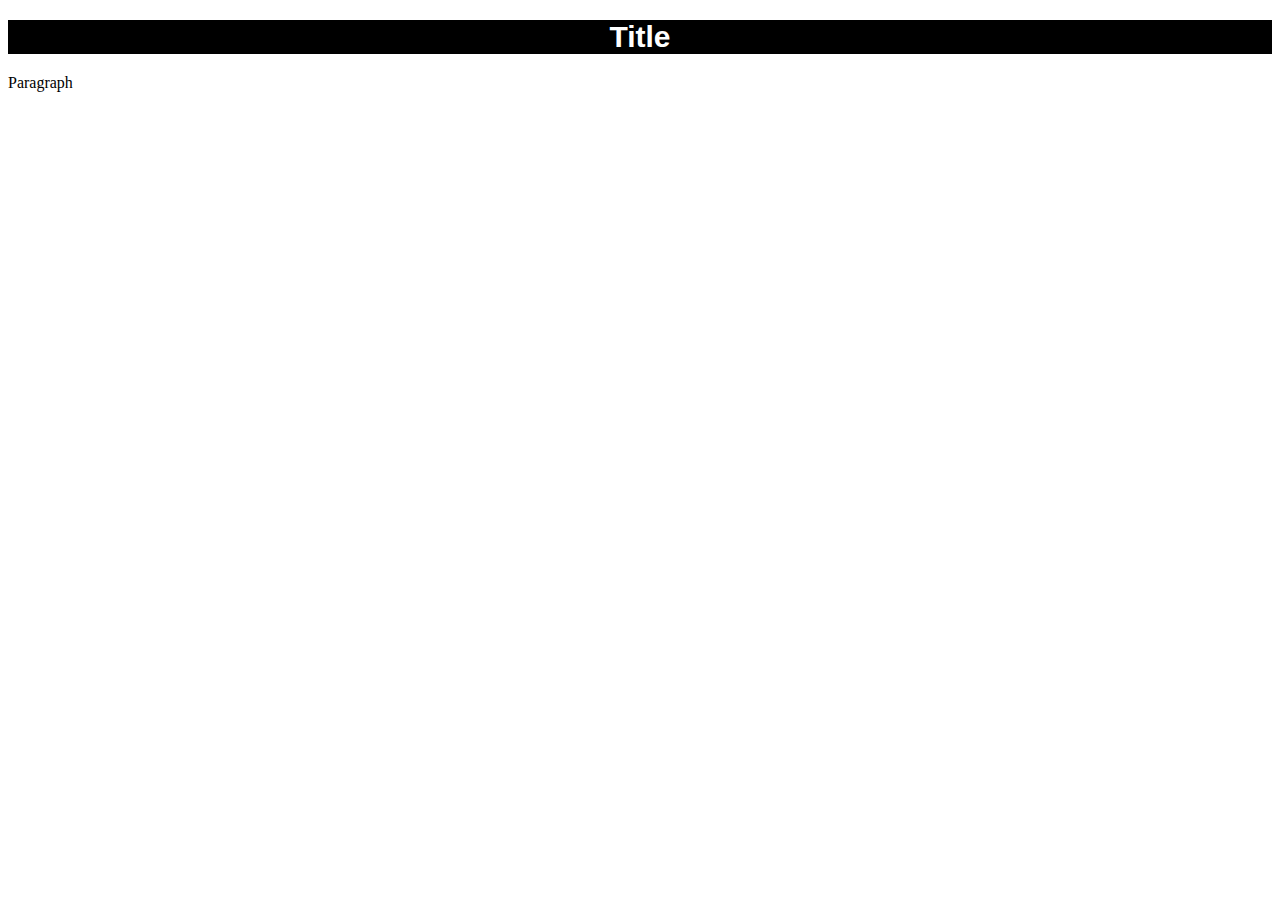
<file: styling-assignment/index.html>
<!DOCTYPE html>
<html lang="en">
<head>
    <title>Styled Text</title>
   <link href='style.css' rel='stylesheet'>
</head>
    
<body>
    <h1>
        Title
    </h1>
    <p>Paragraph</p>
</body>
    
</html>
</file>
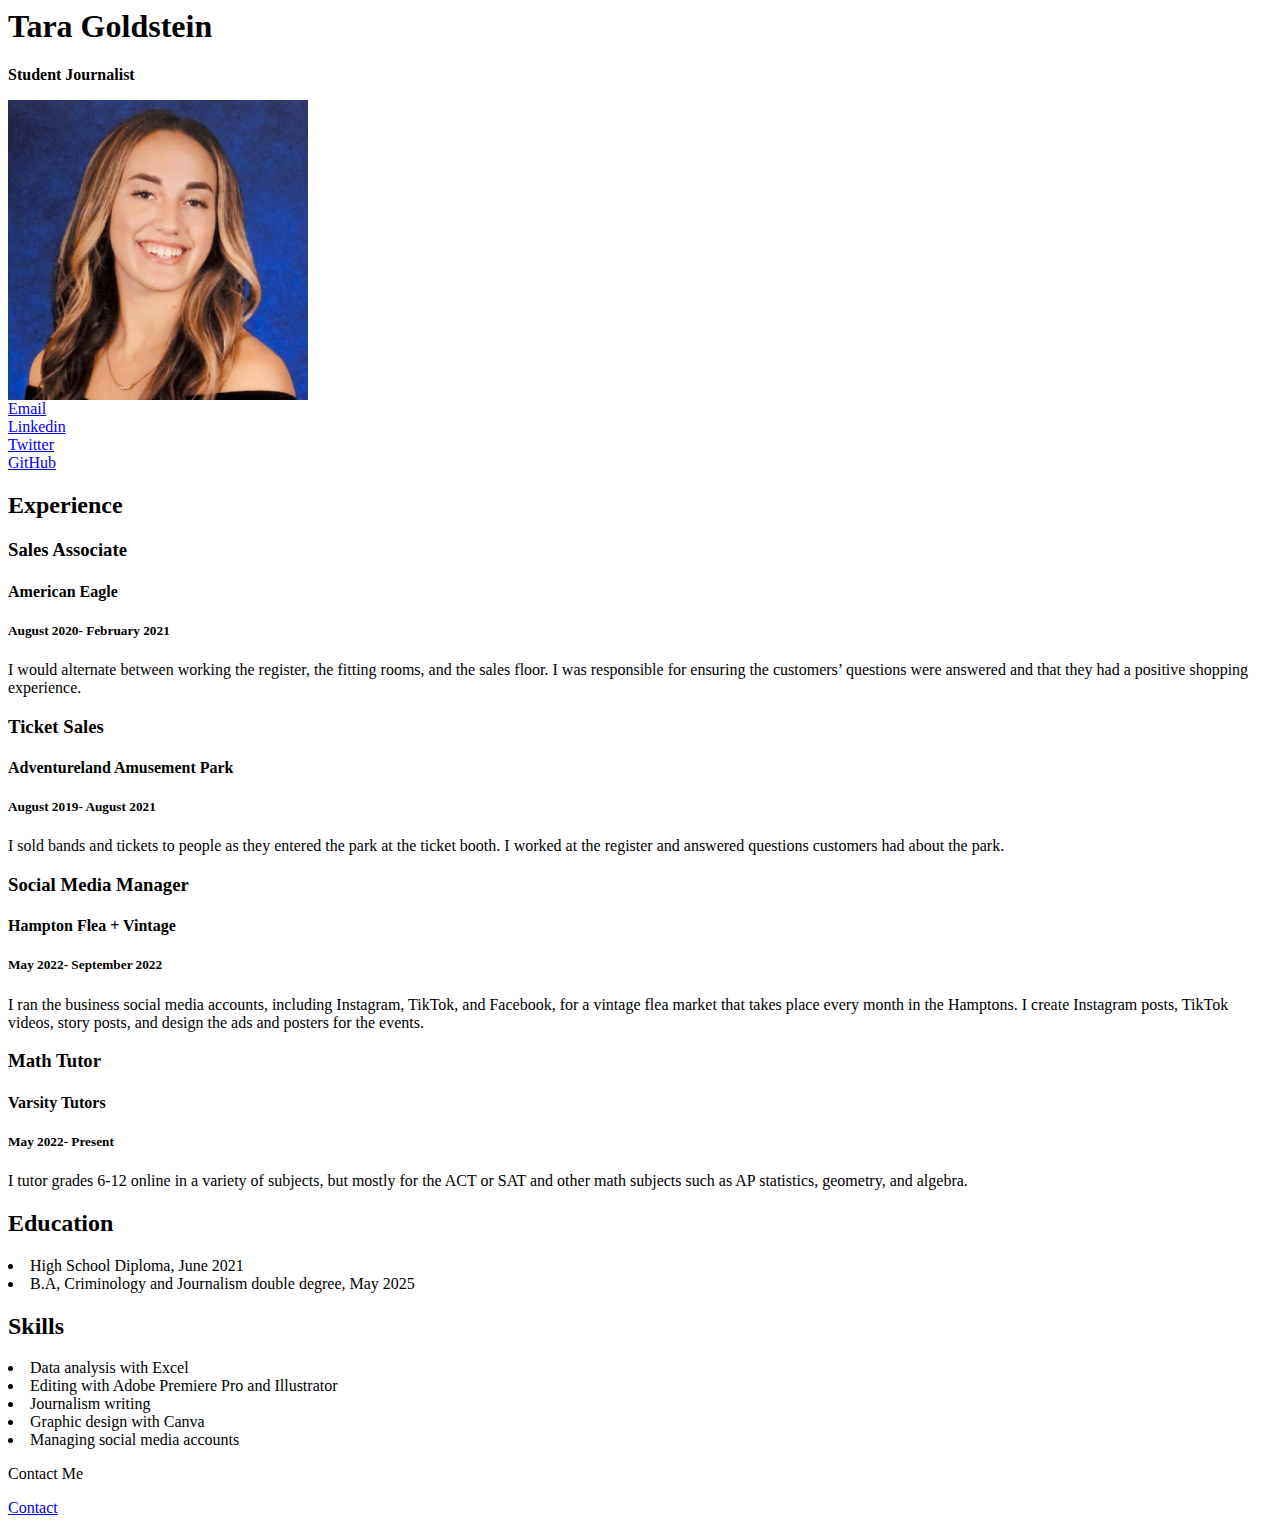
<file: resume.html>
<html>
  <head>
    <title>Tara Goldstein Resume</title>
  </head>
  <body>
    <!--I built this myself-->
      <h1>Tara Goldstein</h1>
      <p><strong>Student Journalist</strong></p>
        <img src="tara-goldstein-headshot.jpg" alt="a photo of me" width="300"> 
    
        <div id="contact"> 
            <a href="mailto:tarag219@terpmail.umd.edu">Email</a>
        <br>
            <a href="https://www.linkedin.com/in/tara-goldstein-6729a0233/" target="_blank">Linkedin</a>
        <br>
            <a href="https://twitter.com/taraagoldd" target="_blank">Twitter</a>
        <br>
            <a href="https://github.com/tarag219" target="_blank">GitHub</a>
        </div>
      
      <h2>Experience</h2>
    
      <h3>Sales Associate</h3>
      <h4>American Eagle</h4>
      <h5>August 2020- February 2021 </h5>
        <p>I would alternate between working the register, the fitting rooms, and the sales floor. I was responsible for ensuring the customers’ questions were answered and that they had a positive shopping experience.</p>

        <h3>Ticket Sales</h3>
        <h4>Adventureland Amusement Park</h4>
        <h5>August 2019- August 2021 </h5>
            <p>I sold bands and tickets to people as they entered the park at the ticket booth. I worked at the register and answered questions customers had about the park.</p>
        
      <h3>Social Media Manager </h3>
      <h4>Hampton Flea + Vintage </h4>
      <h5>May 2022- September 2022</h5>
            <p>I ran  the business social media accounts, including Instagram, TikTok, and Facebook, for a vintage flea market that takes place every month in the Hamptons. I create Instagram posts, TikTok videos, story posts, and design the ads and posters for the events. </p>
      
      <h3>Math Tutor</h3>
      <h4>Varsity Tutors </h4>
      <h5> May 2022- Present </h5>
        <p>I tutor grades 6-12 online in a variety of subjects, but mostly for the ACT or SAT and other math subjects such as AP statistics, geometry, and algebra. </p>
          
    <h2>Education</h2>
      <u1>
          <li>High School Diploma, June 2021 </li>
          <li>B.A, Criminology and Journalism double degree, May 2025 </li>
      </u1>
    <h2>Skills</h2>
      <u1>
        <li>Data analysis with Excel</li>
        <li>Editing with Adobe Premiere Pro and Illustrator </li>
        <li>Journalism writing</li>
        <li>Graphic design with Canva</li>
        <li>Managing social media accounts</li>      
      </u1>
        
      <p>Contact Me</p>
        <a href="#contact">Contact</a>
      
  </body>
</html>
</file>
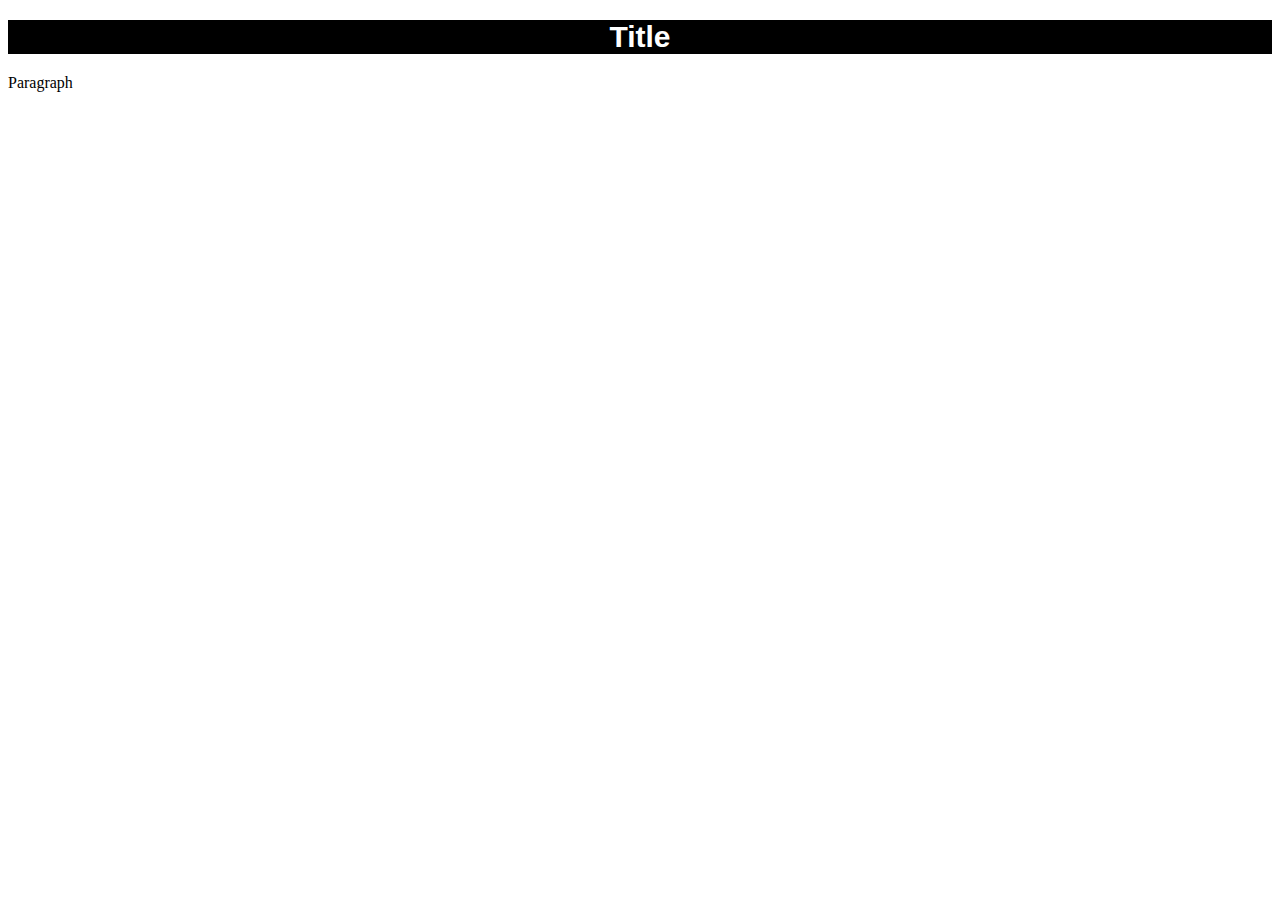
<file: styled-text.html>
<!DOCTYPE html>
<html lang="en">
<head>
    <title>Styled Text</title>
    <style>
         h1 {
            background-color: black; 
            color: white; 
             font-family: arial ; 
             font-size: 30px; 
            text-align:center     
        }
    
    </style>
</head>
    
<body>
    <h1>
        Title
    </h1>
    <p>Paragraph</p>
</body>
    
</html>
</file>
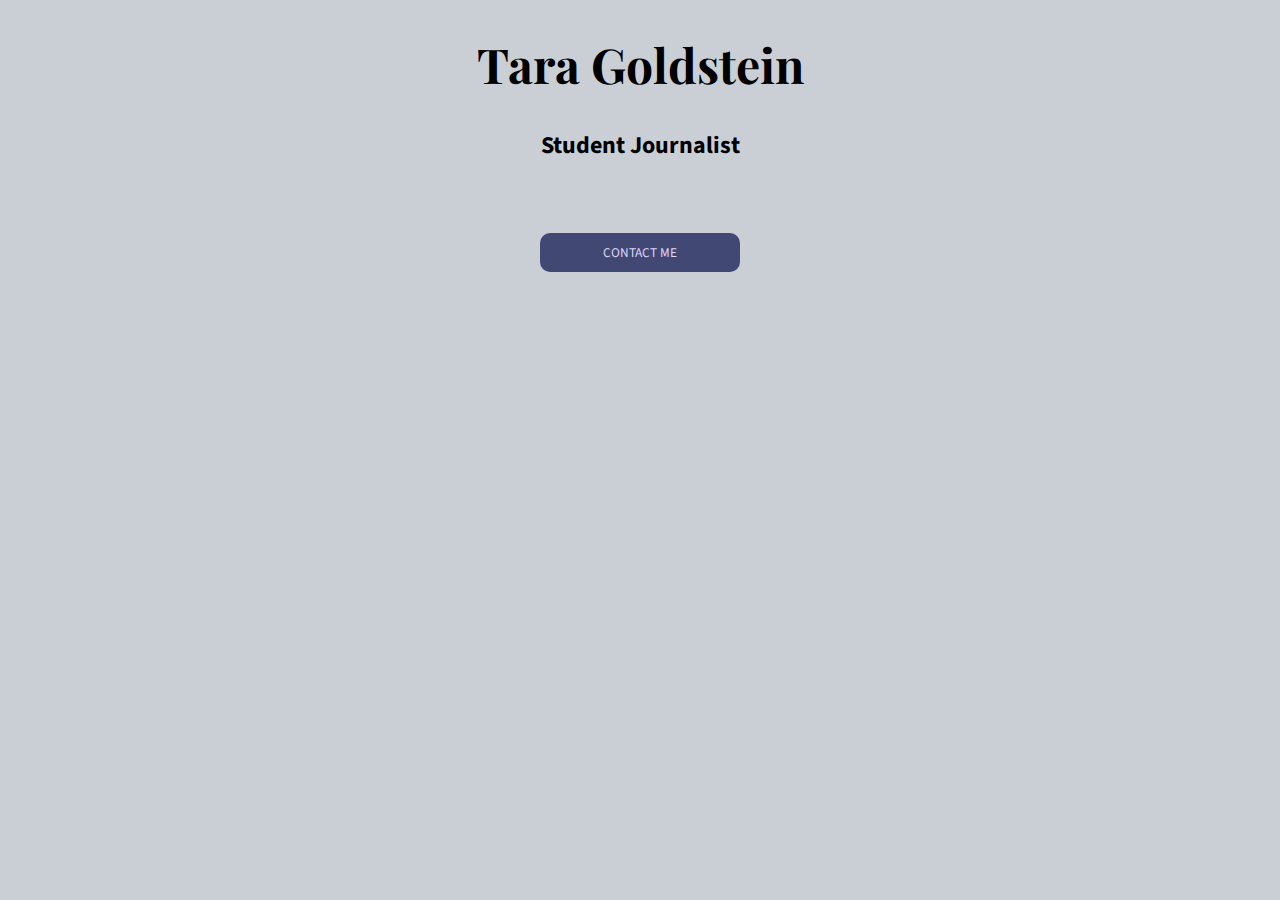
<file: contact-button-assignment/contact-button.html>
<!DOCTYPE html>
<html lang="en">
<head>
    <link href="style.css" rel="stylesheet">
    <title>Tara Goldstein Button</title>
    <link href="https://fonts.googleapis.com/css?family=Playfair+Display:400,700,700i|Source+Sans+Pro" rel="stylesheet">
</head>
    
<body>
   <h1>Tara Goldstein </h1>
   <h2>Student Journalist</h2>    
    <button>CONTACT ME</button>
</body>
    
</html>
</file>
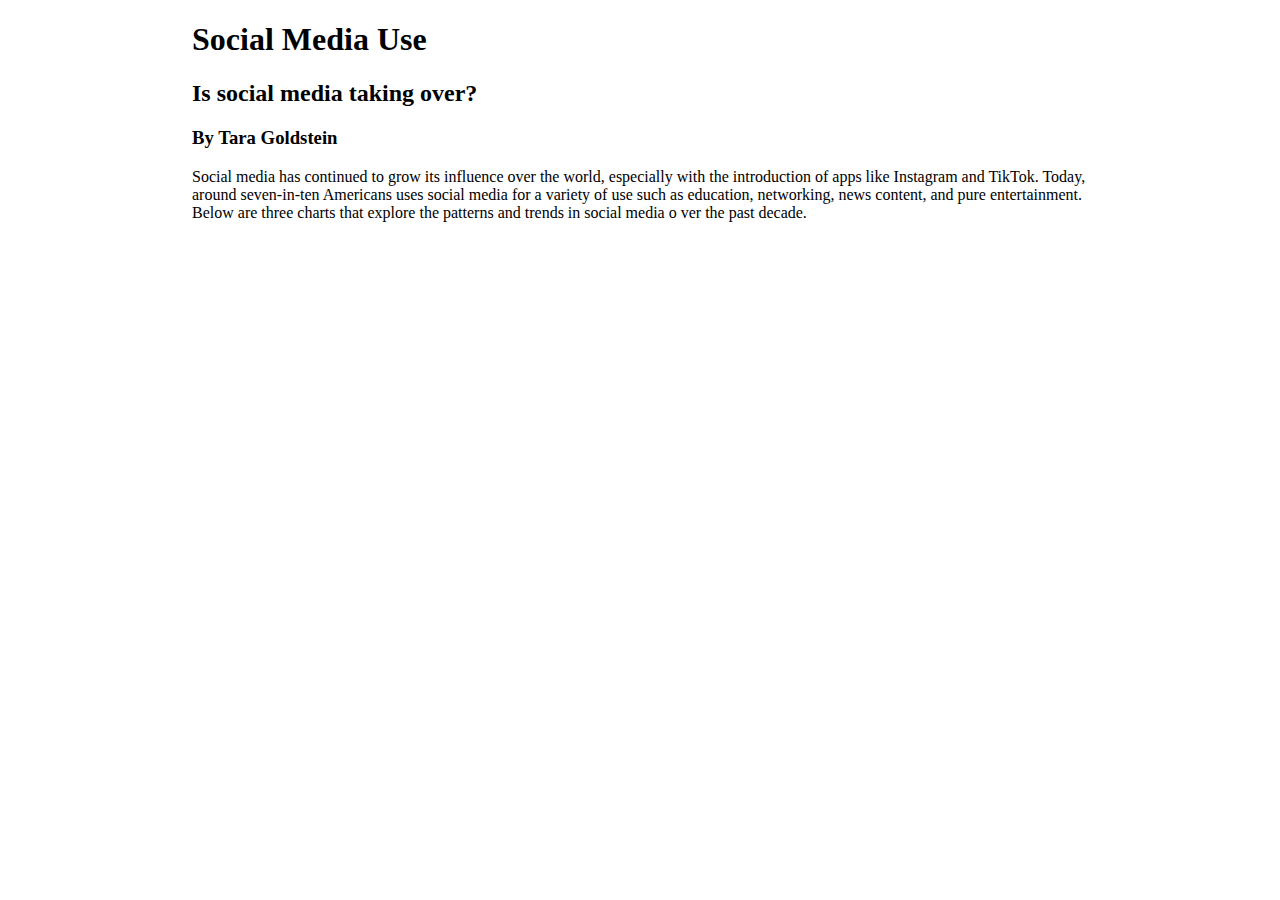
<file: data-viz-project/index-1.html>
<!DOCTYPE html>

<html lang="en">
    
<head>
<meta charset="utf-8">
<meta name="viewport" content="width=device-width, initial-scale=1, shrink-to-fit=no">
    <title>[Your Name] Data Viz Project</title>
    
<style type="text/css">

    body {
        width:70%;
        margin:auto;
        font-family: Georgia, serif;
    }
    
</style>
</head>
    
<body>
    <h1>Social Media Use</h1>
    <h2>Is social media taking over?</h2>
    <h3>By Tara Goldstein</h3>
    <p>Social media has continued to grow its influence over the world, especially with the introduction of apps like Instagram and TikTok. Today, around seven-in-ten Americans uses social media for a variety of use such as education, networking, news content, and pure entertainment. Below are three charts that explore the patterns and trends in social media o ver the past decade. </p>

<div class="flourish-embed flourish-chart" data-src="visualisation/13508029"><script src="https://public.flourish.studio/resources/embed.js"></script></div>
<div class="flourish-embed flourish-chart" data-src="visualisation/13508128"><script src="https://public.flourish.studio/resources/embed.js"></script></div>
<div class="flourish-embed flourish-chart" data-src="visualisation/13508166"><script src="https://public.flourish.studio/resources/embed.js"></script></div>
    
</body>
</file>
<file: button-assignment/style.css>
.red-button {
    background-color: red;
    color: white ;
    border: none ;
    font-size: 30px ;     
    width: 200px ;
}
</file>
<file: final-project/style.css>
@media { 


    .lead {
        width: 100%
    }

    .topper {
        background-image: url(8d060352-dba2-4e14-9d0f-990b9d16fed7-GettyImages-1230638928.jpg) ;
        background-size: cover ;
        background-position: center ;
    }
    
    h1 {
        padding: 400px 0px 20px 150px; 
        font-family: 'Raleway', sans-serif;
        font-weight: 700 ;
        font-size: 40px ;
        text-align: center ;
    }
    
     #credit {
        background-color: #2f3061 ;
        color: #dfdfdf ;
        font-family: 'Raleway', sans-serif; 
        padding: 0px 0px 0px 20px ;
    }
    
    h2 {
        padding: 20px 0px 0px 40px ;
    }


 .body {
        font-family: 'PT Serif', serif;
        width: 90% ;
    }

    img {
        width: 100% ;
    }
    
    .caption {
        font-size: 12px ;
        align-content: center ;
    }

    
    .quote {
        font-size: 30px ;
        margin: 20px 5px 20px 5px ;
        background-color: #2f3061 ;
        color: white ;
        font-family: 'Raleway', sans-serif;
        padding: 25px 15px 15px 15px;
        margin: 50px 0px 0px 0px ;
    }
    
    .attribution {
        font-size: 15px ; 
        margin: 0px 0px 50px 5px ;
    }
   
    .pullquote2 {
    font-family: 'Raleway', sans-serif; 
    color: #0e34a0 ;
    padding: 15px 0px 10px 15px;
    margin: 50px 0px 50px 0px ;
    border: 3px solid #2F3061 ;
    }
    
    .quote2{ 
    font-size: 30px ;
    }
    
    #highlight {
    background-color: #dfdfdf ;
    font-weight: bold
    }

    .subhead { 
    border-bottom: 3px solid black ; 
    padding: 0px 0px 3px 0px ;
    margin: 50px 0px 20px 0px ;
    }
    
   
    .end {
        font-style: italic ;
        font-size: 10px;
        }
    
}


@media (min-width:576px) {

      h1 {
        padding: 450px 20px 30px 340px; 
        }
    
    .body {
        width: 80% ;
        }

@media (min-width:992px) { 

        h1 {
        padding: 400px 0px 30px 430px; 
        }
        .body {
        width: 80% ;
            }


@media (min-width:1200px) {
     h1 {
        padding: 400px 0px 30px 575px; 
        } 
        .body {
        width: 80% ;
            }
}
</file>
<file: online-portfolio-project/style.css>
@media {

.container-fluid {
    background-color: white;
}


#topper {
    background-color: #90a9b7 ;
}


h1 {
    margin: 40px 0px 0px 100px ;
    font-family: 'Noto Serif', serif ;
    text-align: center ;
}

h2 {
    font-family: 'PT Sans', sans-serif;
    font-size: 20px ;
    text-align: center ;
}

img {
  border-radius: 50%;
  margin-left: 78px ;
    
}

button {
    background-color: #d2d8b3 ;
    color: black;
    Font-Family: 'Noto Serif', serif ;
    width: 100px ;
    padding: 10px ;
    border: none ; 
    border-radius: 10px ;
}
    
    #title {
        text-align: center ;
        margin-bottom: 10px ;
    }

#navigation {
    background-color: #efd09e
}

.nav a {
    color: black ;
    Font-Family: 'Noto Serif', serif ;
    text-align: center ;
}

.nav a:hover {
    color: #d2d8b3 ;
}

.section {
    padding: 0px 10px 0px 5px
}

h3 {
    font-family: 'Noto Serif', serif ;
    font-weight: bold ;
}

h5 {
    font-family: 'Noto Serif', serif ;
    font-size: 17px ;
}

h6 {
    font-family: 'Noto Serif', serif ;
    font-size: 15px ; 
}

p {
    font-family: 'PT Sans', sans-serif;
}

u1 {
    font-family: 'PT Sans', sans-serif;
}

button { 
    font-family: 'Noto Serif', serif ;
}

#bottom {
    background-color: #d4aa7d ;
}
    
}

@media (min-width: 576px) {
    #topper {
    background-color: #90a9b7 ;
    } 
    
    h1 {
    font-family: 'Noto Serif', serif ;
    text-align: center;
}

h2 {
    font-family: 'PT Sans', sans-serif;
    font-size: 20px ;
    text-align: center;
}

img {
 margin: 0px 0px 0px 10px ;
  border-radius: 50%;
    
}

button {
    background-color: #d2d8b3 ;
    color: black;
    Font-Family: 'Noto Serif', serif ;
    width: 100px ;
    padding: 10px ;
    border: none ; 
    border-radius: 10px ;
    margin-right:auto ;
    
    }
}
</file>
<file: quote-assignment /style.css>
/*
MY COLOR PALETTE
Color 1 - #D8DCFF
Color 2 - #AEADF0
Color 3 - #C38D94
Color 4 - #A76571
Color 5 - #565676
*/

body {
    background-color: #565676 ;
    text-align:center;
}

div {
    width: 300px;
    height: 300px;
    text-align:center;
    font-size:44px;
    font-family: 'Tilt Warp', cursive;
    color: #D8DCFF ;
    padding: 40px ;
    margin: 0 auto;
    border: 3px solid white; 
}

#highlight {
    background-color: #AEADF0 ;
    font-weight: bold
}
</file>
<file: styling-assignment/style.css>
h1 {
        background-color: black; 
        color: white; 
        font-family: arial ; 
        font-size: 30px; 
        text-align:center     
        }
</file>
<file: contact-button-assignment/style.css>
body {
    background-color: #cacfd6 ;
    text-align: center ;
}

button {
    background-color: #424874 ;
    color: #dcd6f7 ;
    Font-Family: 'Source Sans Pro', Sans-Serif;
    width: 200px ;
    padding: 10px ;
    margin: 50px 0px 0px 0px ;
    border: none ; 
    border-radius: 10px ;
}

button:hover {
    background-color: #a6b1e1 ;
}

h1 { 
    Font-Family: 'Playfair Display', Serif;
    Font-Size: 48px;
    font-weight: 1,000 ;
}

h2 {
    Font-Family: 'Source Sans Pro', Sans-Serif;
}
</file>
